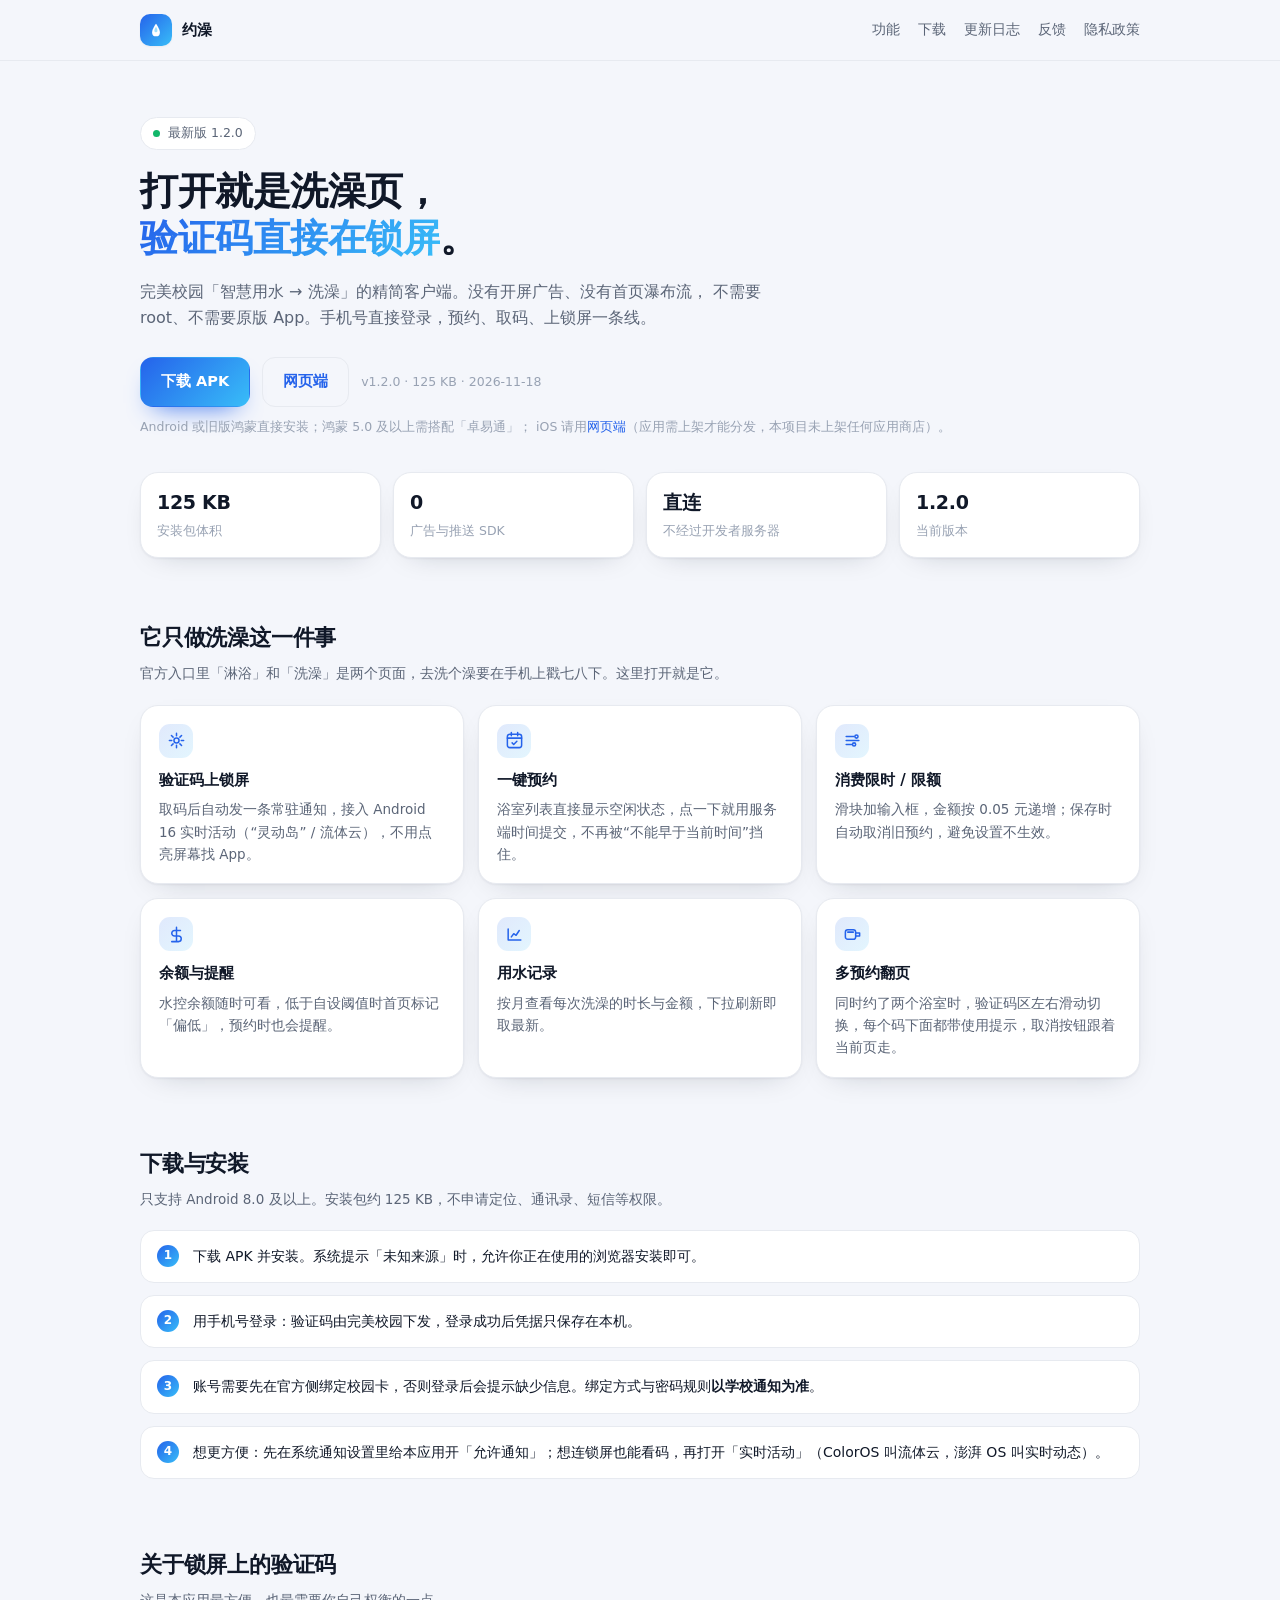
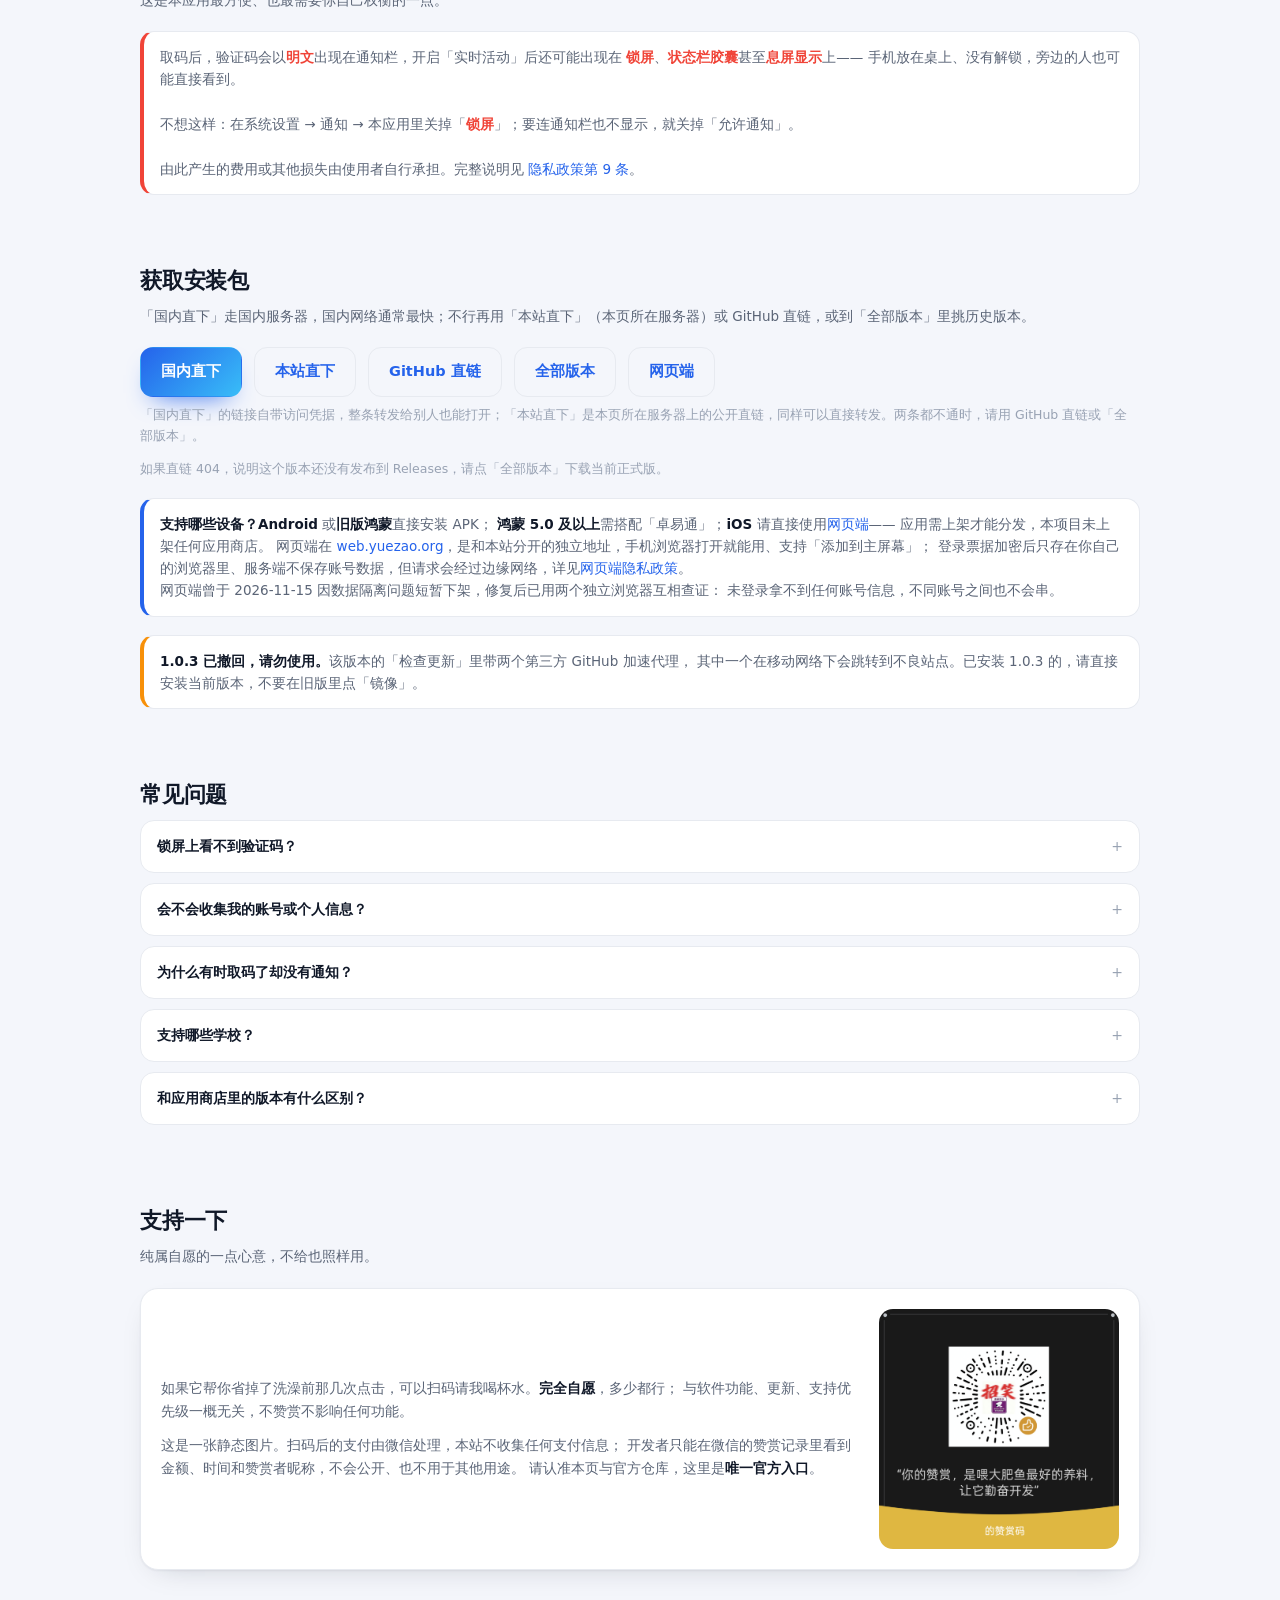
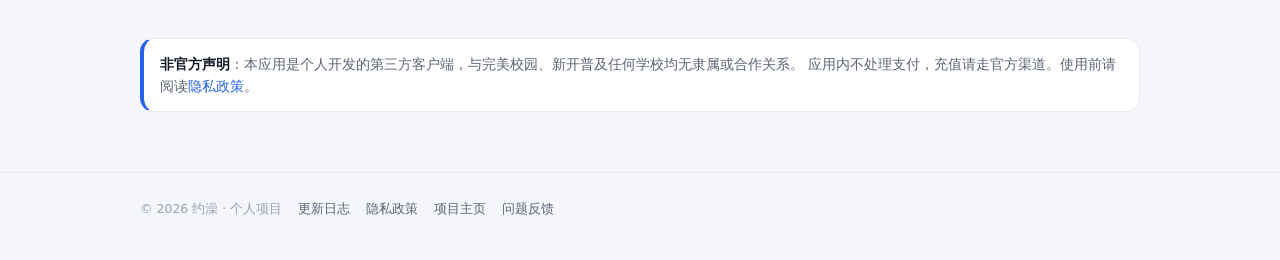
<file: site/index.html>
<!DOCTYPE html>
<html lang="zh-CN">
<head>
<meta charset="utf-8">
<meta name="viewport" content="width=device-width,initial-scale=1">
<title>约澡 · 完美校园洗澡的精简客户端</title>
<meta name="description" content="只做一件事：打开就是洗澡页。验证码上锁屏、一键预约、消费限时限额，无广告、无推送、不收集账号信息。">
<meta name="theme-color" content="#f4f6fb">
<link rel="stylesheet" href="style.css">
<link rel="icon" href="data:image/svg+xml,%3Csvg xmlns='http://www.w3.org/2000/svg' viewBox='0 0 108 108'%3E%3Crect width='108' height='108' rx='26' fill='%232563eb'/%3E%3Cpath d='M54,20 C54,20 33,48 33,67 A21,21 0 0,0 75,67 C75,48 54,20 54,20 Z' fill='%23fff'/%3E%3C/svg%3E">
</head>
<body>

<header class="site">
  <div class="wrap">
    <a class="brand" href="index.html">
      <span class="logo">
        <svg viewBox="0 0 108 108" width="20" height="20" aria-hidden="true">
          <path fill="#fff" d="M54,20 C54,20 33,48 33,67 A21,21 0 0,0 75,67 C75,48 54,20 54,20 Z"/>
          <path fill="#4FC3F7" fill-opacity=".55" d="M45,58 C45,50 50,42 54,36 C58,42 62,50 62,58 A8.5,8.5 0 0,1 45,58 Z"/>
        </svg>
      </span>
      约澡
    </a>
    <nav class="site">
      <a href="#features">功能</a>
      <a href="#download">下载</a>
      <a href="changelog.html">更新日志</a>
      <a href="feedback.html">反馈</a>
      <a href="privacy.html">隐私政策</a>
    </nav>
  </div>
</header>

<main class="wrap">

  <section class="hero">
    <span class="tag"><i class="dot"></i><span id="heroVersion">最新版</span></span>
    <h1>打开就是洗澡页，<br><em>验证码直接在锁屏</em>。</h1>
    <p class="lede">
      完美校园「智慧用水 → 洗澡」的精简客户端。没有开屏广告、没有首页瀑布流，
      不需要 root、不需要原版 App。手机号直接登录，预约、取码、上锁屏一条线。
    </p>
    <div class="cta">
      <a class="btn primary" id="dlCn" href="#download" download>下载 APK</a>
      <a class="btn ghost" href="https://web.yuezao.org">网页端</a>
      <span class="meta" id="dlMeta"></span>
    </div>
    <p class="meta" style="margin-top:10px">
      Android 或旧版鸿蒙直接安装；鸿蒙 5.0 及以上需搭配「卓易通」；
      iOS 请用<a href="https://web.yuezao.org">网页端</a>（应用需上架才能分发，本项目未上架任何应用商店）。
    </p>

    <div class="stats">
      <div class="stat"><b id="statSize">—</b><span>安装包体积</span></div>
      <div class="stat"><b>0</b><span>广告与推送 SDK</span></div>
      <div class="stat"><b>直连</b><span>不经过开发者服务器</span></div>
      <div class="stat"><b id="statVersion">—</b><span>当前版本</span></div>
    </div>
  </section>

  <section class="block" id="features">
    <h2>它只做洗澡这一件事</h2>
    <p class="sub">官方入口里「淋浴」和「洗澡」是两个页面，去洗个澡要在手机上戳七八下。这里打开就是它。</p>
    <div class="grid">
      <div class="card">
        <div class="ico"><svg viewBox="0 0 24 24" fill="none" stroke="currentColor" stroke-width="1.9" stroke-linecap="round" stroke-linejoin="round"><path d="M12 3v3M12 21v-3M3 12h3M21 12h-3M5.6 5.6l2.1 2.1M16.3 16.3l2.1 2.1M18.4 5.6l-2.1 2.1M7.7 16.3l-2.1 2.1"/><circle cx="12" cy="12" r="3.2"/></svg></div>
        <h3>验证码上锁屏</h3>
        <p>取码后自动发一条常驻通知，接入 Android 16 实时活动（“灵动岛” / 流体云），不用点亮屏幕找 App。</p>
      </div>
      <div class="card">
        <div class="ico"><svg viewBox="0 0 24 24" fill="none" stroke="currentColor" stroke-width="1.9" stroke-linecap="round" stroke-linejoin="round"><path d="M8 2v4M16 2v4M3 9h18"/><rect x="3" y="4" width="18" height="17" rx="3"/><path d="M9 15l2 2 4-4"/></svg></div>
        <h3>一键预约</h3>
        <p>浴室列表直接显示空闲状态，点一下就用服务端时间提交，不再被“不能早于当前时间”挡住。</p>
      </div>
      <div class="card">
        <div class="ico"><svg viewBox="0 0 24 24" fill="none" stroke="currentColor" stroke-width="1.9" stroke-linecap="round" stroke-linejoin="round"><path d="M4 7h10M4 12h16M4 17h7"/><circle cx="17" cy="7" r="2"/><circle cx="14" cy="17" r="2"/></svg></div>
        <h3>消费限时 / 限额</h3>
        <p>滑块加输入框，金额按 0.05 元递增；保存时自动取消旧预约，避免设置不生效。</p>
      </div>
      <div class="card">
        <div class="ico"><svg viewBox="0 0 24 24" fill="none" stroke="currentColor" stroke-width="1.9" stroke-linecap="round" stroke-linejoin="round"><path d="M12 3v18M17 7H9.5a3.5 3.5 0 0 0 0 7h5a3.5 3.5 0 0 1 0 7H6"/></svg></div>
        <h3>余额与提醒</h3>
        <p>水控余额随时可看，低于自设阈值时首页标记「偏低」，预约时也会提醒。</p>
      </div>
      <div class="card">
        <div class="ico"><svg viewBox="0 0 24 24" fill="none" stroke="currentColor" stroke-width="1.9" stroke-linecap="round" stroke-linejoin="round"><path d="M4 19V5M4 19h16"/><path d="M8 15l3-4 3 2 4-6"/></svg></div>
        <h3>用水记录</h3>
        <p>按月查看每次洗澡的时长与金额，下拉刷新即取最新。</p>
      </div>
      <div class="card">
        <div class="ico"><svg viewBox="0 0 24 24" fill="none" stroke="currentColor" stroke-width="1.9" stroke-linecap="round" stroke-linejoin="round"><rect x="3" y="6" width="13" height="12" rx="3"/><path d="M16 10h5v4h-5"/><path d="M6 9h7"/></svg></div>
        <h3>多预约翻页</h3>
        <p>同时约了两个浴室时，验证码区左右滑动切换，每个码下面都带使用提示，取消按钮跟着当前页走。</p>
      </div>
    </div>
  </section>

  <section class="block">
    <h2>下载与安装</h2>
    <p class="sub">只支持 Android 8.0 及以上。安装包约 <span id="sizeInline">100 KB</span>，不申请定位、通讯录、短信等权限。</p>
    <ol class="steps">
      <li>下载 APK 并安装。系统提示「未知来源」时，允许你正在使用的浏览器安装即可。</li>
      <li>用手机号登录：验证码由完美校园下发，登录成功后凭据只保存在本机。</li>
      <li>账号需要先在官方侧绑定校园卡，否则登录后会提示缺少信息。绑定方式与密码规则<strong>以学校通知为准</strong>。</li>
      <li>想更方便：先在系统通知设置里给本应用开「允许通知」；想连锁屏也能看码，再打开「实时活动」（ColorOS 叫流体云，澎湃 OS 叫实时动态）。</li>
    </ol>
  </section>

  <section class="block">
    <h2>关于锁屏上的验证码</h2>
    <p class="sub">这是本应用最方便、也最需要你自己权衡的一点。</p>
    <div class="note danger">
      取码后，验证码会以<span class="red">明文</span>出现在通知栏，开启「实时活动」后还可能出现在
      <span class="red">锁屏</span>、<span class="red">状态栏胶囊</span>甚至<span class="red">息屏显示</span>上——
      手机放在桌上、没有解锁，旁边的人也可能直接看到。
      <br><br>
      不想这样：在系统设置 → 通知 → 本应用里关掉「<span class="red">锁屏</span>」；要连通知栏也不显示，就关掉「允许通知」。
      <br><br>
      由此产生的费用或其他损失由使用者自行承担。完整说明见
      <a href="privacy-android.html#s9">隐私政策第 9 条</a>。
    </div>
  </section>

  <section class="block" id="download">
    <h2>获取安装包</h2>
    <p class="sub">「国内直下」走国内服务器，国内网络通常最快；不行再用「本站直下」（本页所在服务器）或 GitHub 直链，或到「全部版本」里挑历史版本。</p>
    <div class="cta" style="margin-top:8px">
      <a class="btn primary" id="dlCn2" href="#" download>国内直下</a>
      <a class="btn ghost" id="dlSite" href="#" download>本站直下</a>
      <a class="btn ghost" id="dlPrimary2" href="#" target="_blank" rel="noopener">GitHub 直链</a>
      <a class="btn ghost" id="dlAll" href="#" target="_blank" rel="noopener">全部版本</a>
      <a class="btn ghost" href="https://web.yuezao.org">网页端</a>
    </div>
    <p class="meta" style="margin-top:8px">「国内直下」的链接自带访问凭据，整条转发给别人也能打开；「本站直下」是本页所在服务器上的公开直链，同样可以直接转发。两条都不通时，请用 GitHub 直链或「全部版本」。</p>
    <p class="meta" id="dlNote" style="margin-top:12px"></p>

    <div class="note" style="margin-top:18px">
      <strong>支持哪些设备？</strong><strong>Android</strong> 或<strong>旧版鸿蒙</strong>直接安装 APK；
      <strong>鸿蒙 5.0 及以上</strong>需搭配「卓易通」；<strong>iOS</strong> 请直接使用<a href="https://web.yuezao.org">网页端</a>——
      应用需上架才能分发，本项目未上架任何应用商店。
      网页端在 <a href="https://web.yuezao.org">web.yuezao.org</a>，是和本站分开的独立地址，手机浏览器打开就能用、支持「添加到主屏幕」；
      登录票据加密后只存在你自己的浏览器里、服务端不保存账号数据，但请求会经过边缘网络，详见<a href="privacy-web.html">网页端隐私政策</a>。<br>
      网页端曾于 2026-11-15 因数据隔离问题短暂下架，修复后已用两个独立浏览器互相查证：
      未登录拿不到任何账号信息，不同账号之间也不会串。
    </div>

    <div class="note warn" style="margin-top:18px">
      <strong>1.0.3 已撤回，请勿使用。</strong>该版本的「检查更新」里带两个第三方 GitHub 加速代理，
      其中一个在移动网络下会跳转到不良站点。已安装 1.0.3 的，请直接安装当前版本，不要在旧版里点「镜像」。
    </div>
  </section>

  <section class="block">
    <h2>常见问题</h2>
    <details>
      <summary>锁屏上看不到验证码？</summary>
      <p>先确认系统里给本应用开了「允许通知」；再确认本应用通知页里的「实时活动」开关（ColorOS 叫「流体云显示实时活动」）已打开。
         部分系统还需要单独打开该应用的「锁屏」开关。应用内「设置 → 验证码显示」会显示当前状态，并给出对应提示。</p>
    </details>
    <details>
      <summary>会不会收集我的账号或个人信息？</summary>
      <p>不会上传到开发者服务器。登录凭据（token）与用户信息只存在本机；请求直接发往完美校园的水控接口。
         应用内没有统计 SDK、没有广告、没有崩溃上报。<br>
         唯一会写进云端的是你<strong>主动提交</strong>的<a href="feedback.html">问题反馈</a>——反馈内容、可选的联系方式、
         版本号与浏览器标识，只有开发者能查看，客户端读不到任何一条。<a href="privacy-android.html#s16">隐私政策第 16 节</a>有完整说明。</p>
    </details>
    <details>
      <summary>为什么有时取码了却没有通知？</summary>
      <p>常见的三种原因：通知权限被关掉；系统把通知归到「静默」；或者通知被系统的省电策略拦截。
         可以在「设置 → 验证码显示」查看当前状态，按提示去系统设置调整。</p>
    </details>
    <details>
      <summary>支持哪些学校？</summary>
      <p>凡是使用完美校园「智慧用水」的学校理论上都可用，但各校的水控服务与卡务规则不同，
         实际表现可能不一样。遇到问题直接在<a href="feedback.html">反馈页</a>留言即可，不需要 GitHub 账号。</p>
    </details>
    <details>
      <summary>和应用商店里的版本有什么区别？</summary>
      <p>本项目只通过 GitHub Releases 分发，不上架应用商店。安装包为个人开发者签名，升级时直接覆盖安装即可，
         不会丢登录态与设置。</p>
    </details>
  </section>

  <section class="block" id="support">
    <h2>支持一下</h2>
    <p class="sub">纯属自愿的一点心意，不给也照样用。</p>
    <div class="reward">
      <div class="reward-text">
        <p>如果它帮你省掉了洗澡前那几次点击，可以扫码请我喝杯水。<strong>完全自愿</strong>，多少都行；
           与软件功能、更新、支持优先级一概无关，不赞赏不影响任何功能。</p>
        <p class="meta">这是一张静态图片。扫码后的支付由微信处理，本站不收集任何支付信息；
           开发者只能在微信的赞赏记录里看到金额、时间和赞赏者昵称，不会公开、也不用于其他用途。
           请认准本页与官方仓库，这里是<strong>唯一官方入口</strong>。</p>
      </div>
      <img class="reward-qr" src="wechat-reward.png" alt="微信赞赏码" width="1080" height="1080" loading="lazy">
    </div>
  </section>

  <section class="block">
    <div class="note">
      <strong>非官方声明</strong>：本应用是个人开发的第三方客户端，与完美校园、新开普及任何学校均无隶属或合作关系。
      应用内不处理支付，充值请走官方渠道。使用前请阅读<a href="privacy.html">隐私政策</a>。
    </div>
  </section>

</main>

<footer class="site">
  <div class="wrap row">
    <span>© 2026 约澡 · 个人项目</span>
    <a href="changelog.html">更新日志</a>
    <a href="privacy.html">隐私政策</a>
    <a id="footRepo" href="#" target="_blank" rel="noopener">项目主页</a>
    <a href="feedback.html">问题反馈</a>
  </div>
</footer>

<script src="site-config.js"></script>
<script>
(function () {
  var S = window.SITE || {};
  var L = S.latest || {};
  var repo = S.repo || '';
  var base = 'https://github.com/' + repo;
  var tag = L.tag || ('v' + L.version);
  var apk = L.apkName || ('zhishui-' + L.version + '.apk');
  var dl = base + '/releases/download/' + tag + '/' + apk;
  var kb = L.sizeBytes ? Math.round(L.sizeBytes / 1024) + ' KB' : '';

  function set(id, text) { var el = document.getElementById(id); if (el) el.textContent = text; }
  function href(id, url) { var el = document.getElementById(id); if (el) el.href = url; }

  set('heroVersion', '最新版 ' + (L.version || ''));
  set('statVersion', L.version || '—');
  if (kb) { set('statSize', kb); set('sizeInline', kb); }
  set('dlMeta', (L.version ? 'v' + L.version + ' · ' : '') + kb + (L.date ? ' · ' + L.date : ''));
  set('dlNote', '如果直链 404，说明这个版本还没有发布到 Releases，请点「全部版本」下载当前正式版。');

  /* 国内直下：国内服务器（WorkBuddy 托管）上的安装包，链接自带分享码，
     整条转发给别人也能打开；没配 cnBase 时退回 GitHub 直链。 */
  var cn = S.cnBase ? (S.cnBase + '/' + apk + (S.cnQuery || '')) : dl;
  /* 本站直下：相对路径，与页面同一域名（yuezao.org），公开直链 */
  var local = L.localPath ? L.localPath : apk;
  ['dlCn', 'dlCn2'].forEach(function (id) { href(id, cn); });
  href('dlSite', local);
  href('dlPrimary2', dl);
  href('dlAll', base + '/releases');
  href('footRepo', base);
  href('footIssue', S.contact || (base + '/issues'));
})();
</script>
</body>
</html>
</file>
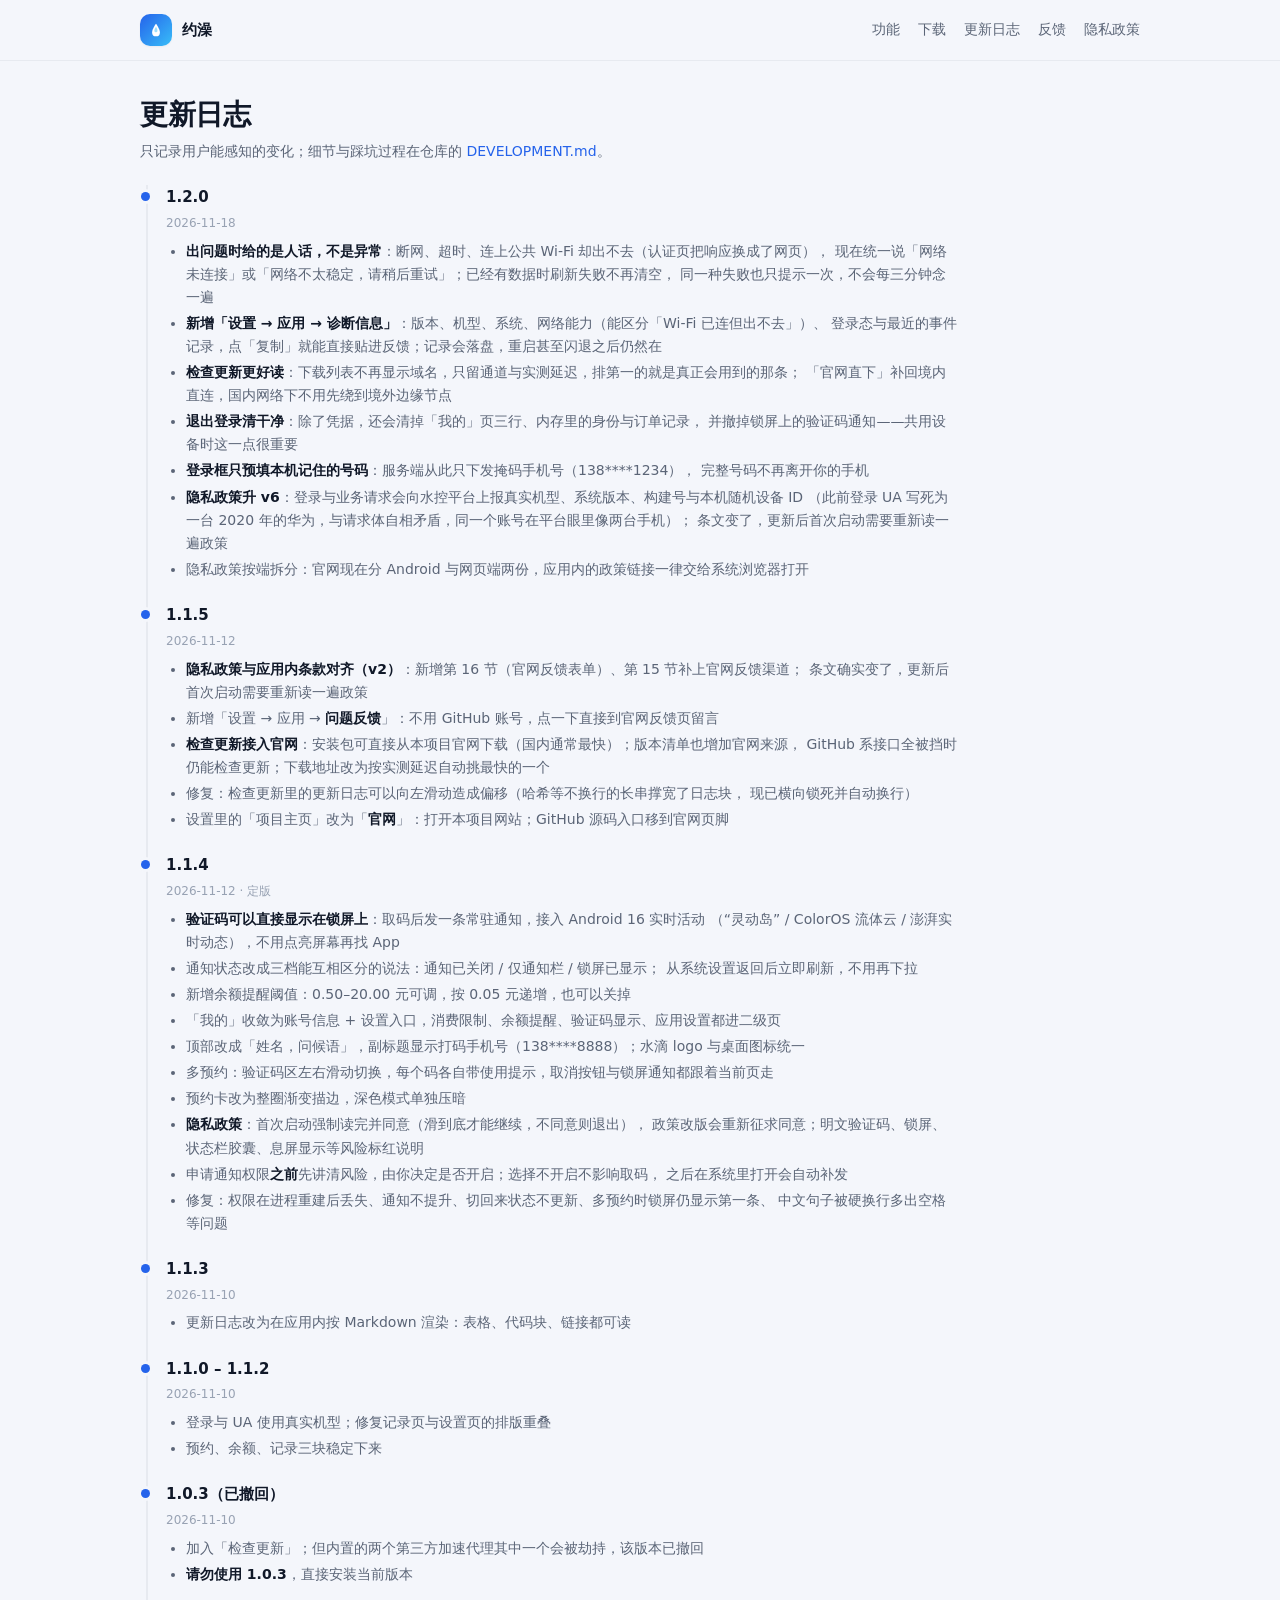
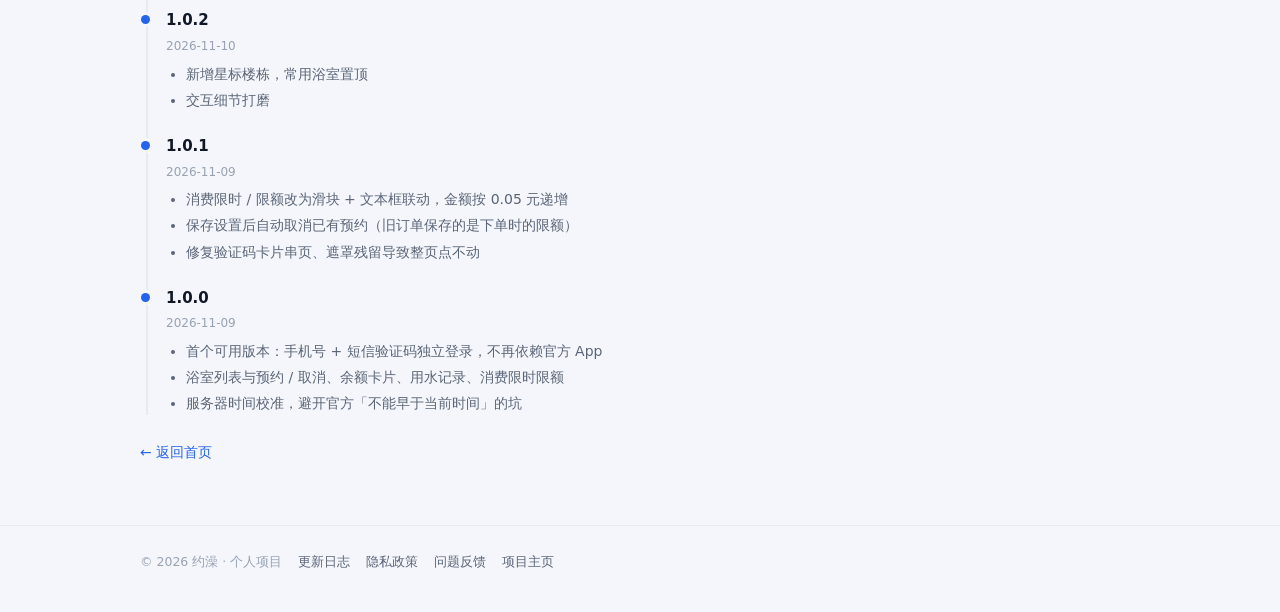
<file: site/changelog.html>
<!DOCTYPE html>
<html lang="zh-CN">
<head>
<meta charset="utf-8">
<meta name="viewport" content="width=device-width,initial-scale=1">
<title>更新日志 · 约澡</title>
<meta name="description" content="约澡各版本的更新记录，从首个可用版本到当前版本。">
<link rel="stylesheet" href="style.css">
<link rel="icon" href="data:image/svg+xml,%3Csvg xmlns='http://www.w3.org/2000/svg' viewBox='0 0 108 108'%3E%3Crect width='108' height='108' rx='26' fill='%232563eb'/%3E%3Cpath d='M54,20 C54,20 33,48 33,67 A21,21 0 0,0 75,67 C75,48 54,20 54,20 Z' fill='%23fff'/%3E%3C/svg%3E">
</head>
<body>

<header class="site">
  <div class="wrap">
    <a class="brand" href="index.html">
      <span class="logo">
        <svg viewBox="0 0 108 108" width="20" height="20" aria-hidden="true">
          <path fill="#fff" d="M54,20 C54,20 33,48 33,67 A21,21 0 0,0 75,67 C75,48 54,20 54,20 Z"/>
          <path fill="#4FC3F7" fill-opacity=".55" d="M45,58 C45,50 50,42 54,36 C58,42 62,50 62,58 A8.5,8.5 0 0,1 45,58 Z"/>
        </svg>
      </span>
      约澡
    </a>
    <nav class="site">
      <a href="index.html#features">功能</a>
      <a href="index.html#download">下载</a>
      <a href="changelog.html">更新日志</a>
      <a href="feedback.html">反馈</a>
      <a href="privacy.html">隐私政策</a>
    </nav>
  </div>
</header>

<main class="wrap">
<article class="doc">
  <h1>更新日志</h1>
  <p class="pmeta">只记录用户能感知的变化；细节与踩坑过程在仓库的 <a href="https://github.com/ghg6666678/wanmei-bath-android/blob/main/docs/DEVELOPMENT.md" target="_blank" rel="noopener">DEVELOPMENT.md</a>。</p>

  <div class="log">

    <div class="item">
      <h3>1.2.0</h3>
      <div class="when">2026-11-18</div>
      <ul>
        <li><strong>出问题时给的是人话，不是异常</strong>：断网、超时、连上公共 Wi-Fi 却出不去（认证页把响应换成了网页），
            现在统一说「网络未连接」或「网络不太稳定，请稍后重试」；已经有数据时刷新失败不再清空，
            同一种失败也只提示一次，不会每三分钟念一遍</li>
        <li><strong>新增「设置 → 应用 → 诊断信息」</strong>：版本、机型、系统、网络能力（能区分「Wi-Fi 已连但出不去」）、
            登录态与最近的事件记录，点「复制」就能直接贴进反馈；记录会落盘，重启甚至闪退之后仍然在</li>
        <li><strong>检查更新更好读</strong>：下载列表不再显示域名，只留通道与实测延迟，排第一的就是真正会用到的那条；
            「官网直下」补回境内直连，国内网络下不用先绕到境外边缘节点</li>
        <li><strong>退出登录清干净</strong>：除了凭据，还会清掉「我的」页三行、内存里的身份与订单记录，
            并撤掉锁屏上的验证码通知——共用设备时这一点很重要</li>
        <li><strong>登录框只预填本机记住的号码</strong>：服务端从此只下发掩码手机号（138****1234），
            完整号码不再离开你的手机</li>
        <li><strong>隐私政策升 v6</strong>：登录与业务请求会向水控平台上报真实机型、系统版本、构建号与本机随机设备 ID
            （此前登录 UA 写死为一台 2020 年的华为，与请求体自相矛盾，同一个账号在平台眼里像两台手机）；
            条文变了，更新后首次启动需要重新读一遍政策</li>
        <li>隐私政策按端拆分：官网现在分 Android 与网页端两份，应用内的政策链接一律交给系统浏览器打开</li>
      </ul>
    </div>

    <div class="item">
      <h3>1.1.5</h3>
      <div class="when">2026-11-12</div>
      <ul>
        <li><strong>隐私政策与应用内条款对齐（v2）</strong>：新增第 16 节（官网反馈表单）、第 15 节补上官网反馈渠道；
            条文确实变了，更新后首次启动需要重新读一遍政策</li>
        <li>新增「设置 → 应用 → <strong>问题反馈</strong>」：不用 GitHub 账号，点一下直接到官网反馈页留言</li>
        <li><strong>检查更新接入官网</strong>：安装包可直接从本项目官网下载（国内通常最快）；版本清单也增加官网来源，
            GitHub 系接口全被挡时仍能检查更新；下载地址改为按实测延迟自动挑最快的一个</li>
        <li>修复：检查更新里的更新日志可以向左滑动造成偏移（哈希等不换行的长串撑宽了日志块，
            现已横向锁死并自动换行）</li>
        <li>设置里的「项目主页」改为「<strong>官网</strong>」：打开本项目网站；GitHub 源码入口移到官网页脚</li>
      </ul>
    </div>

    <div class="item">
      <h3>1.1.4</h3>
      <div class="when">2026-11-12 · 定版</div>
      <ul>
        <li><strong>验证码可以直接显示在锁屏上</strong>：取码后发一条常驻通知，接入 Android 16 实时活动
            （“灵动岛” / ColorOS 流体云 / 澎湃实时动态），不用点亮屏幕再找 App</li>
        <li>通知状态改成三档能互相区分的说法：通知已关闭 / 仅通知栏 / 锁屏已显示；
            从系统设置返回后立即刷新，不用再下拉</li>
        <li>新增余额提醒阈值：0.50–20.00 元可调，按 0.05 元递增，也可以关掉</li>
        <li>「我的」收敛为账号信息 + 设置入口，消费限制、余额提醒、验证码显示、应用设置都进二级页</li>
        <li>顶部改成「姓名，问候语」，副标题显示打码手机号（138****8888）；水滴 logo 与桌面图标统一</li>
        <li>多预约：验证码区左右滑动切换，每个码各自带使用提示，取消按钮与锁屏通知都跟着当前页走</li>
        <li>预约卡改为整圈渐变描边，深色模式单独压暗</li>
        <li><strong>隐私政策</strong>：首次启动强制读完并同意（滑到底才能继续，不同意则退出），
            政策改版会重新征求同意；明文验证码、锁屏、状态栏胶囊、息屏显示等风险标红说明</li>
        <li>申请通知权限<strong>之前</strong>先讲清风险，由你决定是否开启；选择不开启不影响取码，
            之后在系统里打开会自动补发</li>
        <li>修复：权限在进程重建后丢失、通知不提升、切回来状态不更新、多预约时锁屏仍显示第一条、
            中文句子被硬换行多出空格等问题</li>
      </ul>
    </div>

    <div class="item">
      <h3>1.1.3</h3>
      <div class="when">2026-11-10</div>
      <ul>
        <li>更新日志改为在应用内按 Markdown 渲染：表格、代码块、链接都可读</li>
      </ul>
    </div>

    <div class="item">
      <h3>1.1.0 – 1.1.2</h3>
      <div class="when">2026-11-10</div>
      <ul>
        <li>登录与 UA 使用真实机型；修复记录页与设置页的排版重叠</li>
        <li>预约、余额、记录三块稳定下来</li>
      </ul>
    </div>

    <div class="item">
      <h3>1.0.3（已撤回）</h3>
      <div class="when">2026-11-10</div>
      <ul>
        <li>加入「检查更新」；但内置的两个第三方加速代理其中一个会被劫持，该版本已撤回</li>
        <li><strong>请勿使用 1.0.3</strong>，直接安装当前版本</li>
      </ul>
    </div>

    <div class="item">
      <h3>1.0.2</h3>
      <div class="when">2026-11-10</div>
      <ul>
        <li>新增星标楼栋，常用浴室置顶</li>
        <li>交互细节打磨</li>
      </ul>
    </div>

    <div class="item">
      <h3>1.0.1</h3>
      <div class="when">2026-11-09</div>
      <ul>
        <li>消费限时 / 限额改为滑块 + 文本框联动，金额按 0.05 元递增</li>
        <li>保存设置后自动取消已有预约（旧订单保存的是下单时的限额）</li>
        <li>修复验证码卡片串页、遮罩残留导致整页点不动</li>
      </ul>
    </div>

    <div class="item">
      <h3>1.0.0</h3>
      <div class="when">2026-11-09</div>
      <ul>
        <li>首个可用版本：手机号 + 短信验证码独立登录，不再依赖官方 App</li>
        <li>浴室列表与预约 / 取消、余额卡片、用水记录、消费限时限额</li>
        <li>服务器时间校准，避开官方「不能早于当前时间」的坑</li>
      </ul>
    </div>

  </div>

  <p style="margin-top:26px"><a href="index.html">← 返回首页</a></p>
</article>
</main>

<footer class="site">
  <div class="wrap row">
    <span>© 2026 约澡 · 个人项目</span>
    <a href="changelog.html">更新日志</a>
    <a href="privacy.html">隐私政策</a>
    <a href="feedback.html">问题反馈</a>
    <a href="https://github.com/ghg6666678/wanmei-bath-android" target="_blank" rel="noopener">项目主页</a>
  </div>
</footer>

</body>
</html>
</file>
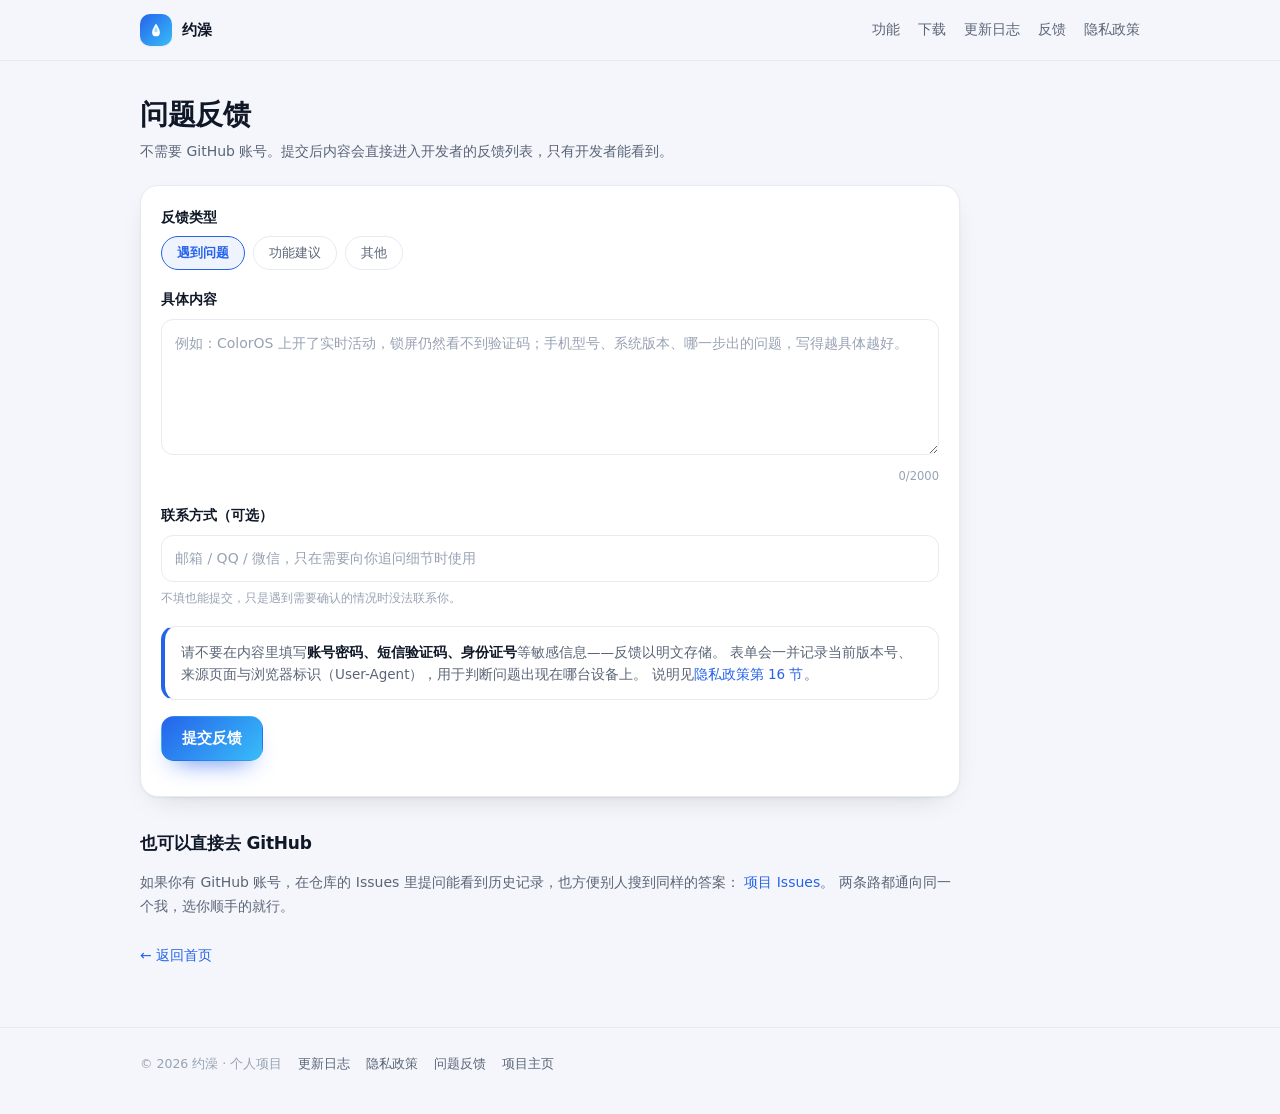
<file: site/feedback.html>
<!DOCTYPE html>
<html lang="zh-CN">
<head>
<meta charset="utf-8">
<meta name="viewport" content="width=device-width,initial-scale=1">
<title>问题反馈 · 约澡</title>
<meta name="description" content="提交使用中遇到的问题或建议。不需要 GitHub 账号，填写内容会直接存到开发者的反馈列表。">
<link rel="stylesheet" href="style.css">
<link rel="icon" href="data:image/svg+xml,%3Csvg xmlns='http://www.w3.org/2000/svg' viewBox='0 0 108 108'%3E%3Crect width='108' height='108' rx='26' fill='%232563eb'/%3E%3Cpath d='M54,20 C54,20 33,48 33,67 A21,21 0 0,0 75,67 C75,48 54,20 54,20 Z' fill='%23fff'/%3E%3C/svg%3E">
</head>
<body>

<header class="site">
  <div class="wrap">
    <a class="brand" href="index.html">
      <span class="logo">
        <svg viewBox="0 0 108 108" width="20" height="20" aria-hidden="true">
          <path fill="#fff" d="M54,20 C54,20 33,48 33,67 A21,21 0 0,0 75,67 C75,48 54,20 54,20 Z"/>
          <path fill="#4FC3F7" fill-opacity=".55" d="M45,58 C45,50 50,42 54,36 C58,42 62,50 62,58 A8.5,8.5 0 0,1 45,58 Z"/>
        </svg>
      </span>
      约澡
    </a>
    <nav class="site">
      <a href="index.html#features">功能</a>
      <a href="index.html#download">下载</a>
      <a href="changelog.html">更新日志</a>
      <a href="feedback.html">反馈</a>
      <a href="privacy.html">隐私政策</a>
    </nav>
  </div>
</header>

<main class="wrap">
<article class="doc">

  <h1>问题反馈</h1>
  <p class="pmeta">不需要 GitHub 账号。提交后内容会直接进入开发者的反馈列表，只有开发者能看到。</p>

  <div id="formWrap">
    <section class="card" style="padding:20px">
      <form id="fbForm" novalidate>

        <div class="field">
          <label>反馈类型</label>
          <div class="chips" id="kindChips">
            <button type="button" class="chip on" data-kind="issue">遇到问题</button>
            <button type="button" class="chip" data-kind="suggest">功能建议</button>
            <button type="button" class="chip" data-kind="other">其他</button>
          </div>
        </div>

        <div class="field">
          <label for="content">具体内容</label>
          <textarea id="content" maxlength="2000" placeholder="例如：ColorOS 上开了实时活动，锁屏仍然看不到验证码；手机型号、系统版本、哪一步出的问题，写得越具体越好。"></textarea>
          <div class="count"><span id="cnt">0</span>/2000</div>
        </div>

        <div class="field">
          <label for="contact">联系方式（可选）</label>
          <input type="text" id="contact" maxlength="120" placeholder="邮箱 / QQ / 微信，只在需要向你追问细节时使用">
          <div class="help">不填也能提交，只是遇到需要确认的情况时没法联系你。</div>
        </div>

        <div class="note" style="margin:4px 0 16px">
          请不要在内容里填写<strong>账号密码、短信验证码、身份证号</strong>等敏感信息——反馈以明文存储。
          表单会一并记录当前版本号、来源页面与浏览器标识（User-Agent），用于判断问题出现在哪台设备上。
          说明见<a href="privacy-android.html#s16">隐私政策第 16 节</a>。
        </div>

        <div style="display:flex;gap:9px;align-items:center;flex-wrap:wrap">
          <button class="btn primary" type="submit" id="fbSubmit">提交反馈</button>
          <span class="meta" id="fbHint"></span>
        </div>
        <div class="formmsg" id="fbMsg" role="status" aria-live="polite"></div>
      </form>
    </section>
  </div>

  <div id="doneWrap" hidden>
    <section class="card" style="padding:22px">
      <h3 style="margin:0 0 6px;font-size:16px">已经收到，谢谢</h3>
      <p style="margin:0;color:var(--ink2);font-size:14px;line-height:1.75" id="doneText">
        反馈已写入开发者的列表。如果留了联系方式且需要确认细节，会尽量回复你。
      </p>
      <div style="display:flex;gap:9px;margin-top:16px;flex-wrap:wrap">
        <button class="btn ghost" type="button" id="againBtn">再提一条</button>
        <a class="btn ghost" href="index.html">回首页</a>
      </div>
    </section>
  </div>

  <h2>也可以直接去 GitHub</h2>
  <p>如果你有 GitHub 账号，在仓库的 Issues 里提问能看到历史记录，也方便别人搜到同样的答案：
    <a href="https://github.com/ghg6666678/wanmei-bath-android/issues" target="_blank" rel="noopener">项目 Issues</a>。
    两条路都通向同一个我，选你顺手的就行。</p>

  <p style="margin-top:26px"><a href="index.html">← 返回首页</a></p>
</article>
</main>

<footer class="site">
  <div class="wrap row">
    <span>© 2026 约澡 · 个人项目</span>
    <a href="changelog.html">更新日志</a>
    <a href="privacy.html">隐私政策</a>
    <a href="feedback.html">问题反馈</a>
    <a href="https://github.com/ghg6666678/wanmei-bath-android" target="_blank" rel="noopener">项目主页</a>
  </div>
</footer>

<script src="site-config.js"></script>
<script>
/* 提交走同源 /fb，由边缘 Worker 转发到反馈库。
   不再从 CDN 加载云服务 SDK：云服务的 key 绑定发布域名的精确 Origin，
   yuezao.org 直连会被 403（the request origin is not allowed for this client）。
   同源中转还顺带少了一个第三方脚本。 */
(function () {
  var S = window.SITE || {};
  var L = S.latest || {};

  var $ = function (id) { return document.getElementById(id); };
  var kind = 'issue';
  var busy = false;

  function setMsg(text, kindCls) {
    var el = $('fbMsg');
    el.textContent = text || '';
    el.className = 'formmsg' + (kindCls ? ' ' + kindCls : '');
  }

  function count() {
    var v = $('content').value;
    $('cnt').textContent = v.length;
  }

  $('content').addEventListener('input', count);

  $('kindChips').addEventListener('click', function (e) {
    var b = e.target.closest('.chip');
    if (!b) return;
    kind = b.dataset.kind;
    Array.prototype.forEach.call(this.querySelectorAll('.chip'), function (c) {
      c.classList.toggle('on', c === b);
    });
  });

  function resetForm() {
    $('content').value = '';
    $('contact').value = '';
    kind = 'issue';
    Array.prototype.forEach.call($('kindChips').querySelectorAll('.chip'), function (c) {
      c.classList.toggle('on', c.dataset.kind === 'issue');
    });
    count();
    setMsg('');
  }

  $('againBtn').addEventListener('click', function () {
    $('doneWrap').hidden = true;
    $('formWrap').hidden = false;
    resetForm();
    $('content').focus();
  });

  function unlock(submitText) {
    busy = false;
    $('fbSubmit').disabled = false;
    $('fbSubmit').textContent = submitText || '提交反馈';
  }

  /* 服务端错误码 → 人话。文案不暴露内部实现，但要说清楚下一步怎么做。 */
  function explain(code) {
    if (code === 'content_too_short') return '内容再具体一点：至少 10 个字，才够判断问题出在哪。';
    if (code === 'content_too_long') return '内容超过 2000 字，请精简后再提交。';
    if (code === 'too_large') return '提交的内容太大了，请精简后再试。';
    if (code === 'rate_limited') return '提交太频繁了，请过一分钟再发一条。';
    return '';
  }

  $('fbForm').addEventListener('submit', function (e) {
    e.preventDefault();
    if (busy) return;

    var content = $('content').value.trim();
    var contact = $('contact').value.trim();

    if (content.length < 10) {
      setMsg('内容再具体一点：至少 10 个字，才够判断问题出在哪。', 'err');
      $('content').focus();
      return;
    }
    if (content.length > 2000) {
      setMsg('内容超过 2000 字，请精简后再提交。', 'err');
      return;
    }

    busy = true;
    $('fbSubmit').disabled = true;
    $('fbSubmit').textContent = '提交中…';
    setMsg('');

    fetch('/fb', {
      method: 'POST',
      headers: { 'content-type': 'application/json' },
      body: JSON.stringify({
        kind: kind,
        content: content,
        contact: contact,
        app_version: L.version || null
      })
    }).then(function (r) {
      return r.json().catch(function () { return {}; }).then(function (j) {
        return { status: r.status, body: j || {} };
      });
    }).then(function (res) {
      var b = res.body;

      if (res.status === 200 && b.ok) {
        unlock();
        $('formWrap').hidden = true;
        $('doneWrap').hidden = false;
        window.scrollTo({ top: 0, behavior: 'smooth' });
        return;
      }

      var known = explain(b.error);
      if (known) {
        setMsg(known, 'err');
        unlock();
        return;
      }

      if (res.status === 413) {
        setMsg('提交的内容太大了，请精简后再试。', 'err');
      } else if (res.status >= 500) {
        setMsg('反馈服务这会儿没接住（服务端 ' + res.status + '）。可以稍后重试，或改用上面的 GitHub Issues。', 'err');
      } else if (res.status === 400) {
        setMsg('这条没能提交成功：' + (b.message || '请求被拒绝') + '。请检查内容后重试，或改用 GitHub Issues。', 'err');
      } else {
        setMsg('提交失败：' + (b.message || ('HTTP ' + res.status)) + '。可以重试，或改用 GitHub Issues。', 'err');
      }
      unlock();
    }).catch(function (err) {
      /* 网络层失败（离线、跨域被拦、代理掐断）也必须有明确提示 */
      setMsg('网络没能把反馈送出去：' + ((err && err.message) ? err.message : '请求失败') +
             '。请检查网络后重试，或改用 GitHub Issues。', 'err');
      unlock();
    });
  });

  count();
})();
</script>
</body>
</html>
</file>
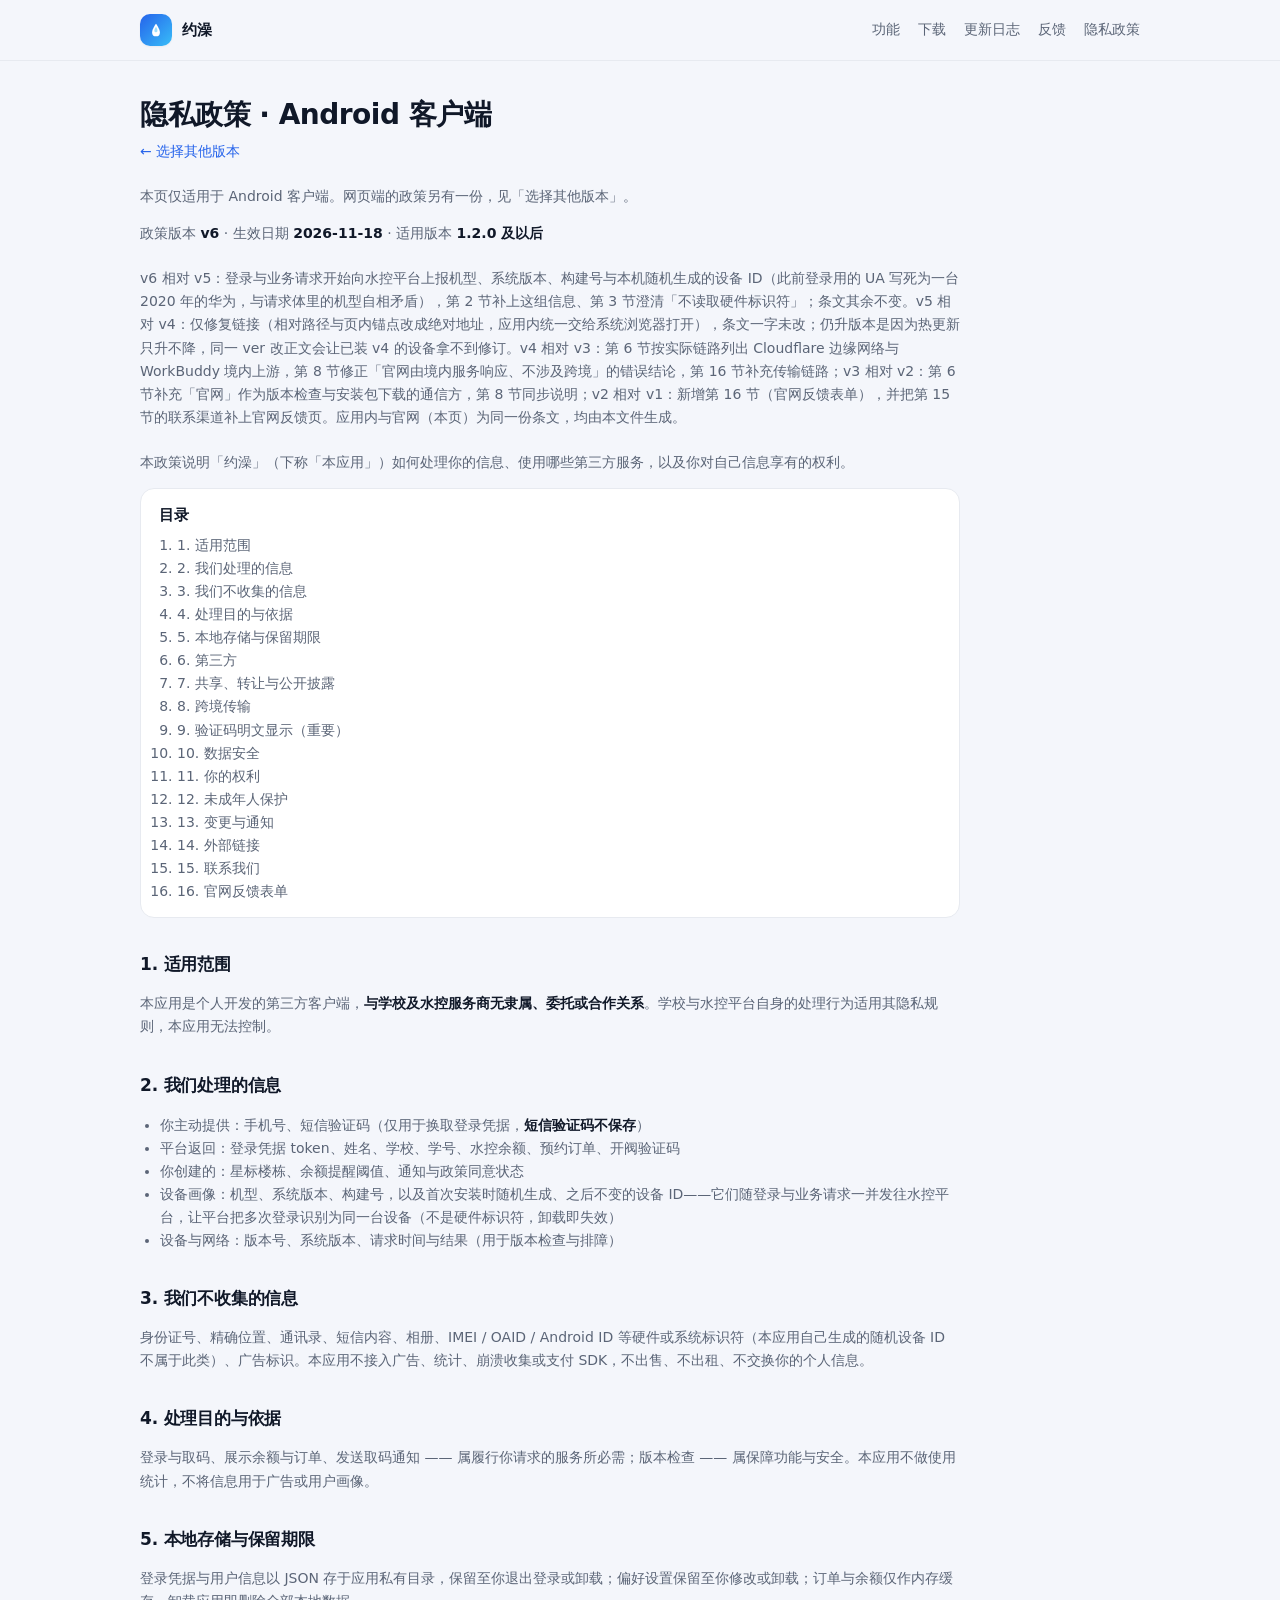
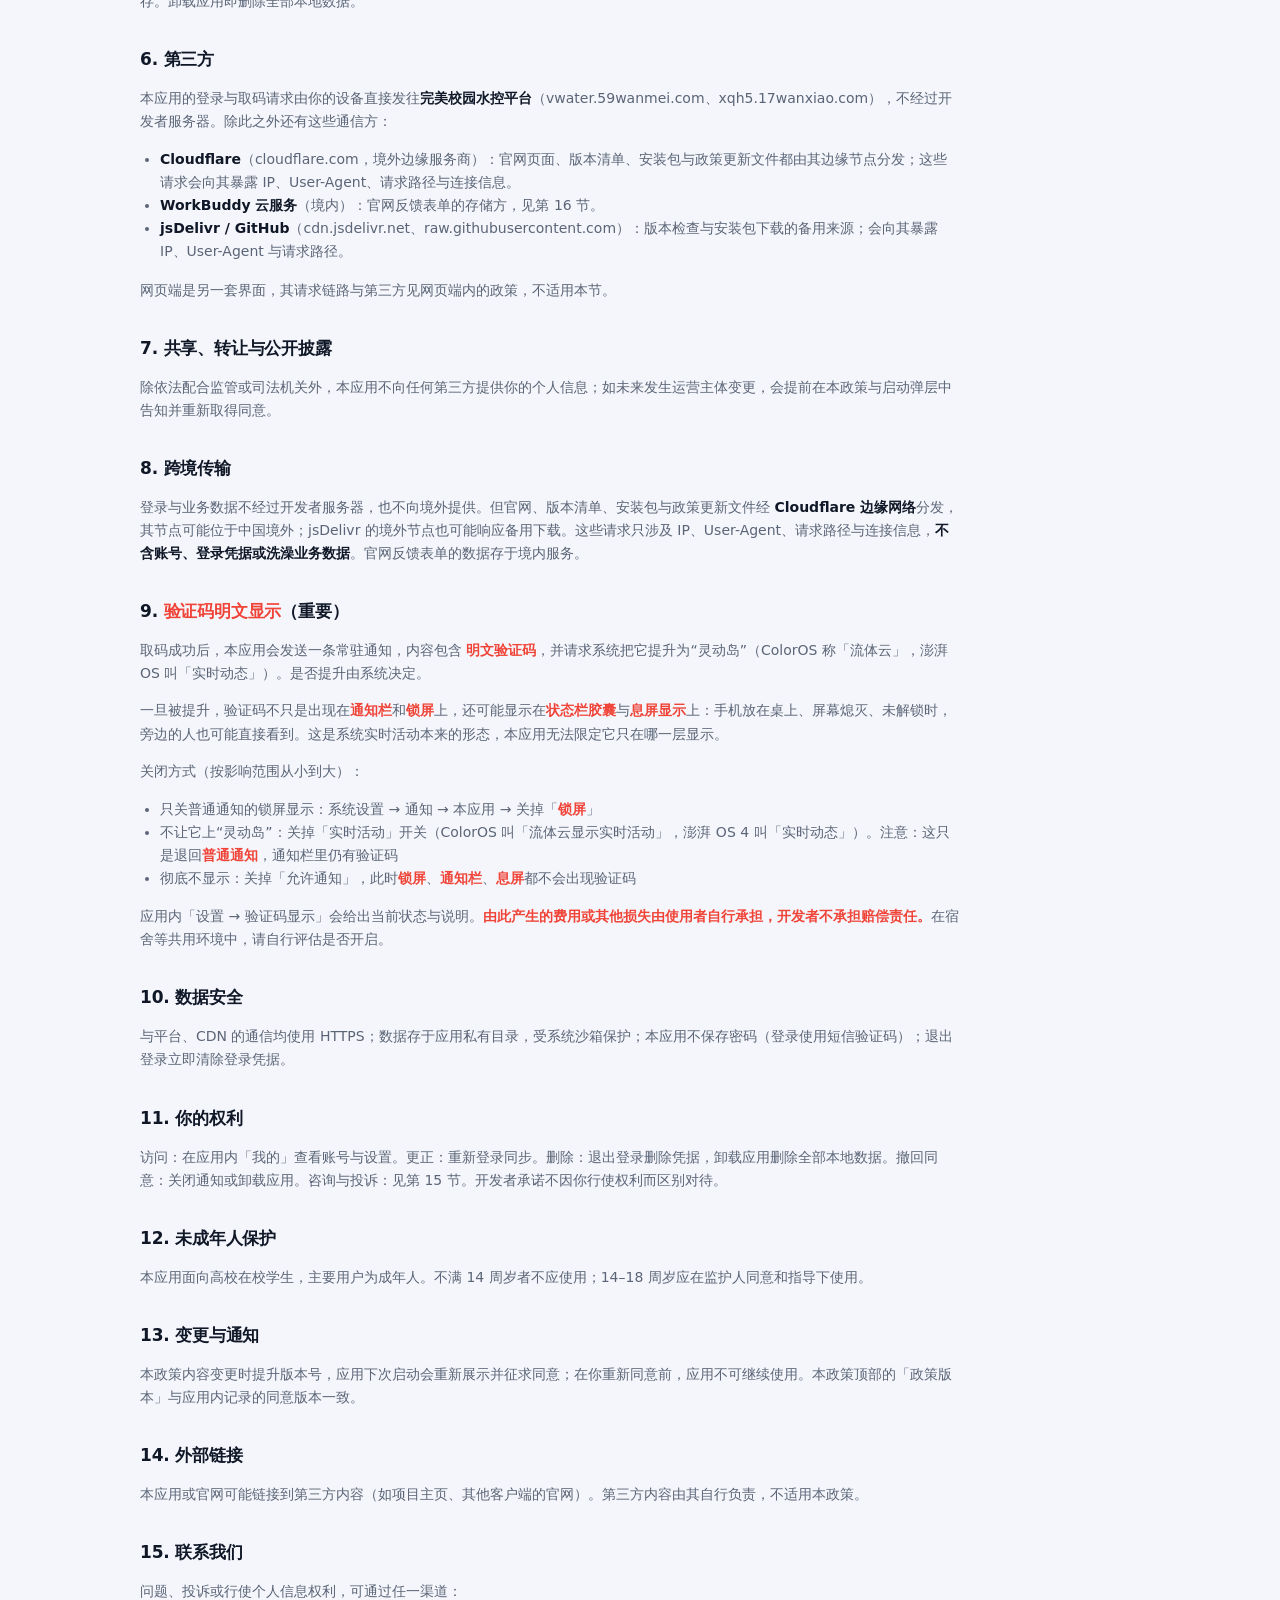
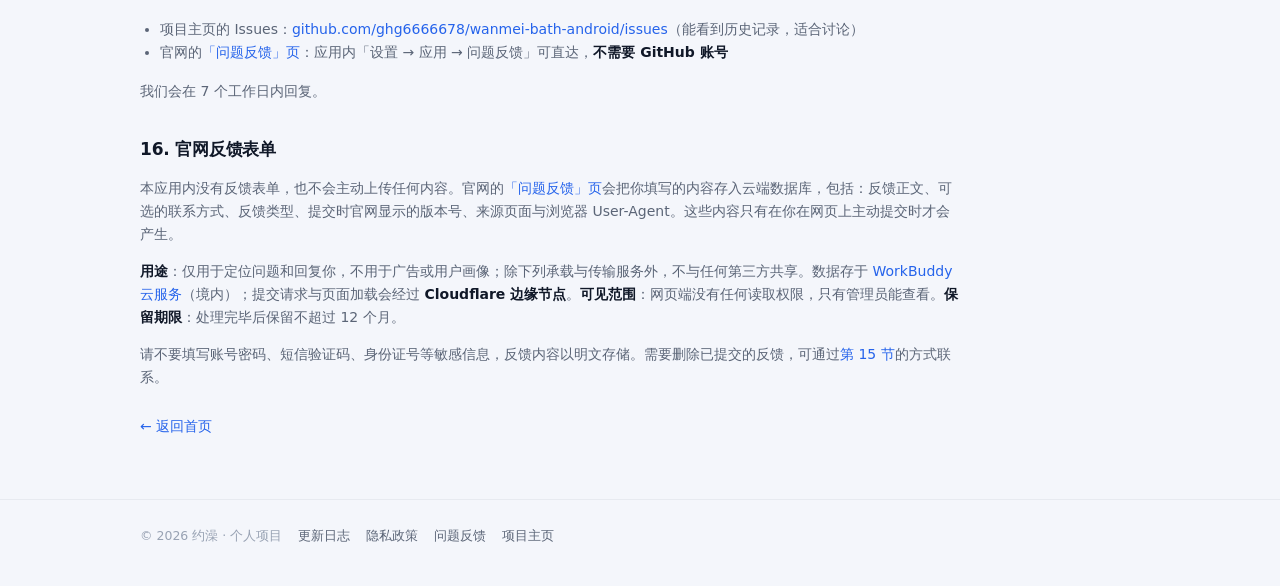
<file: site/privacy-android.html>
<!DOCTYPE html>
<html lang="zh-CN">
<head>
<meta charset="utf-8">
<meta name="viewport" content="width=device-width,initial-scale=1">
<title>隐私政策 · Android 客户端 · 约澡</title>
<meta name="description" content="约澡 Android 客户端隐私政策：处理哪些信息、存在哪里、与哪些第三方交互，以及你对这些信息的权利。">
<link rel="stylesheet" href="style.css">
<link rel="icon" href="data:image/svg+xml,%3Csvg xmlns='http://www.w3.org/2000/svg' viewBox='0 0 108 108'%3E%3Crect width='108' height='108' rx='26' fill='%232563eb'/%3E%3Cpath d='M54,20 C54,20 33,48 33,67 A21,21 0 0,0 75,67 C75,48 54,20 54,20 Z' fill='%23fff'/%3E%3C/svg%3E">
</head>
<body>

<header class="site">
  <div class="wrap">
    <a class="brand" href="index.html">
      <span class="logo">
        <svg viewBox="0 0 108 108" width="20" height="20" aria-hidden="true">
          <path fill="#fff" d="M54,20 C54,20 33,48 33,67 A21,21 0 0,0 75,67 C75,48 54,20 54,20 Z"/>
          <path fill="#4FC3F7" fill-opacity=".55" d="M45,58 C45,50 50,42 54,36 C58,42 62,50 62,58 A8.5,8.5 0 0,1 45,58 Z"/>
        </svg>
      </span>
      约澡
    </a>
    <nav class="site">
      <a href="index.html#features">功能</a>
      <a href="index.html#download">下载</a>
      <a href="changelog.html">更新日志</a>
      <a href="feedback.html">反馈</a>
      <a href="privacy.html">隐私政策</a>
    </nav>
  </div>
</header>

<main class="wrap">
<article class="doc">
  <h1>隐私政策 · Android 客户端</h1>
  <p class="pmeta"><a href="privacy.html">← 选择其他版本</a></p>
  <p>本页仅适用于 Android 客户端。网页端的政策另有一份，见「选择其他版本」。</p>

<!-- POLICY:BEGIN 本区由 tools/gen_policy.py 生成，勿手改 sha256=f17946acf0b0 -->
  <p class="pmeta">政策版本 <strong>v6</strong> · 生效日期 <strong>2026-11-18</strong> · 适用版本 <strong>1.2.0 及以后</strong></p>

  <p class="pmeta">v6 相对 v5：登录与业务请求开始向水控平台上报机型、系统版本、构建号与本机随机生成的设备 ID（此前登录用的 UA 写死为一台 2020 年的华为，与请求体里的机型自相矛盾），第 2 节补上这组信息、第 3 节澄清「不读取硬件标识符」；条文其余不变。v5 相对 v4：仅修复链接（相对路径与页内锚点改成绝对地址，应用内统一交给系统浏览器打开），条文一字未改；仍升版本是因为热更新只升不降，同一 ver 改正文会让已装 v4 的设备拿不到修订。v4 相对 v3：第 6 节按实际链路列出 Cloudflare 边缘网络与 WorkBuddy 境内上游，第 8 节修正「官网由境内服务响应、不涉及跨境」的错误结论，第 16 节补充传输链路；v3 相对 v2：第 6 节补充「官网」作为版本检查与安装包下载的通信方，第 8 节同步说明；v2 相对 v1：新增第 16 节（官网反馈表单），并把第 15 节的联系渠道补上官网反馈页。应用内与官网（本页）为同一份条文，均由本文件生成。</p>

  <p>本政策说明「约澡」（下称「本应用」）如何处理你的信息、使用哪些第三方服务，以及你对自己信息享有的权利。</p>

  <div class="toc">
  <strong>目录</strong>
  <ol>
    <li><a href="#s1">1. 适用范围</a></li>
    <li><a href="#s2">2. 我们处理的信息</a></li>
    <li><a href="#s3">3. 我们不收集的信息</a></li>
    <li><a href="#s4">4. 处理目的与依据</a></li>
    <li><a href="#s5">5. 本地存储与保留期限</a></li>
    <li><a href="#s6">6. 第三方</a></li>
    <li><a href="#s7">7. 共享、转让与公开披露</a></li>
    <li><a href="#s8">8. 跨境传输</a></li>
    <li><a href="#s9">9. 验证码明文显示（重要）</a></li>
    <li><a href="#s10">10. 数据安全</a></li>
    <li><a href="#s11">11. 你的权利</a></li>
    <li><a href="#s12">12. 未成年人保护</a></li>
    <li><a href="#s13">13. 变更与通知</a></li>
    <li><a href="#s14">14. 外部链接</a></li>
    <li><a href="#s15">15. 联系我们</a></li>
    <li><a href="#s16">16. 官网反馈表单</a></li>
  </ol>
  </div>

  <h2 id="s1">1. 适用范围</h2>
  <p>本应用是个人开发的第三方客户端，<strong>与学校及水控服务商无隶属、委托或合作关系</strong>。学校与水控平台自身的处理行为适用其隐私规则，本应用无法控制。</p>

  <h2 id="s2">2. 我们处理的信息</h2>
  <ul>
    <li>你主动提供：手机号、短信验证码（仅用于换取登录凭据，<strong>短信验证码不保存</strong>）</li>
    <li>平台返回：登录凭据 token、姓名、学校、学号、水控余额、预约订单、开阀验证码</li>
    <li>你创建的：星标楼栋、余额提醒阈值、通知与政策同意状态</li>
    <li>设备画像：机型、系统版本、构建号，以及首次安装时随机生成、之后不变的设备 ID——它们随登录与业务请求一并发往水控平台，让平台把多次登录识别为同一台设备（不是硬件标识符，卸载即失效）</li>
    <li>设备与网络：版本号、系统版本、请求时间与结果（用于版本检查与排障）</li>
  </ul>

  <h2 id="s3">3. 我们不收集的信息</h2>
  <p>身份证号、精确位置、通讯录、短信内容、相册、IMEI / OAID / Android ID 等硬件或系统标识符（本应用自己生成的随机设备 ID 不属于此类）、广告标识。本应用不接入广告、统计、崩溃收集或支付 SDK，不出售、不出租、不交换你的个人信息。</p>

  <h2 id="s4">4. 处理目的与依据</h2>
  <p>登录与取码、展示余额与订单、发送取码通知 —— 属履行你请求的服务所必需；版本检查 —— 属保障功能与安全。本应用不做使用统计，不将信息用于广告或用户画像。</p>

  <h2 id="s5">5. 本地存储与保留期限</h2>
  <p>登录凭据与用户信息以 JSON 存于应用私有目录，保留至你退出登录或卸载；偏好设置保留至你修改或卸载；订单与余额仅作内存缓存。卸载应用即删除全部本地数据。</p>

  <h2 id="s6">6. 第三方</h2>
  <p>本应用的登录与取码请求由你的设备直接发往<strong>完美校园水控平台</strong>（vwater.59wanmei.com、xqh5.17wanxiao.com），不经过开发者服务器。除此之外还有这些通信方：</p>
  <ul>
    <li><strong>Cloudflare</strong>（cloudflare.com，境外边缘服务商）：官网页面、版本清单、安装包与政策更新文件都由其边缘节点分发；这些请求会向其暴露 IP、User-Agent、请求路径与连接信息。</li>
    <li><strong>WorkBuddy 云服务</strong>（境内）：官网反馈表单的存储方，见第 16 节。</li>
    <li><strong>jsDelivr / GitHub</strong>（cdn.jsdelivr.net、raw.githubusercontent.com）：版本检查与安装包下载的备用来源；会向其暴露 IP、User-Agent 与请求路径。</li>
  </ul>
  <p>网页端是另一套界面，其请求链路与第三方见网页端内的政策，不适用本节。</p>

<h2 id="s7">7. 共享、转让与公开披露</h2>
  <p>除依法配合监管或司法机关外，本应用不向任何第三方提供你的个人信息；如未来发生运营主体变更，会提前在本政策与启动弹层中告知并重新取得同意。</p>

  <h2 id="s8">8. 跨境传输</h2>
  <p>登录与业务数据不经过开发者服务器，也不向境外提供。但官网、版本清单、安装包与政策更新文件经 <strong>Cloudflare 边缘网络</strong>分发，其节点可能位于中国境外；jsDelivr 的境外节点也可能响应备用下载。这些请求只涉及 IP、User-Agent、请求路径与连接信息，<strong>不含账号、登录凭据或洗澡业务数据</strong>。官网反馈表单的数据存于境内服务。</p>

<h2 id="s9">9. <span class="red">验证码明文显示</span>（重要）</h2>
  <p>取码成功后，本应用会发送一条常驻通知，内容包含 <span class="red">明文验证码</span>，并请求系统把它提升为“灵动岛”（ColorOS 称「流体云」，澎湃 OS 叫「实时动态」）。是否提升由系统决定。</p>
  <p>一旦被提升，验证码不只是出现在<span class="red">通知栏</span>和<span class="red">锁屏</span>上，还可能显示在<span class="red">状态栏胶囊</span>与<span class="red">息屏显示</span>上：手机放在桌上、屏幕熄灭、未解锁时，旁边的人也可能直接看到。这是系统实时活动本来的形态，本应用无法限定它只在哪一层显示。</p>
  <p>关闭方式（按影响范围从小到大）：</p>
  <ul>
    <li>只关普通通知的锁屏显示：系统设置 → 通知 → 本应用 → 关掉「<span class="red">锁屏</span>」</li>
    <li>不让它上“灵动岛”：关掉「实时活动」开关（ColorOS 叫「流体云显示实时活动」，澎湃 OS 4 叫「实时动态」）。注意：这只是退回<span class="red">普通通知</span>，通知栏里仍有验证码</li>
    <li>彻底不显示：关掉「允许通知」，此时<span class="red">锁屏</span>、<span class="red">通知栏</span>、<span class="red">息屏</span>都不会出现验证码</li>
  </ul>
  <p>应用内「设置 → 验证码显示」会给出当前状态与说明。<span class="red">由此产生的费用或其他损失由使用者自行承担，开发者不承担赔偿责任。</span>在宿舍等共用环境中，请自行评估是否开启。</p>

  <h2 id="s10">10. 数据安全</h2>
  <p>与平台、CDN 的通信均使用 HTTPS；数据存于应用私有目录，受系统沙箱保护；本应用不保存密码（登录使用短信验证码）；退出登录立即清除登录凭据。</p>

  <h2 id="s11">11. 你的权利</h2>
  <p>访问：在应用内「我的」查看账号与设置。更正：重新登录同步。删除：退出登录删除凭据，卸载应用删除全部本地数据。撤回同意：关闭通知或卸载应用。咨询与投诉：见第 15 节。开发者承诺不因你行使权利而区别对待。</p>

  <h2 id="s12">12. 未成年人保护</h2>
  <p>本应用面向高校在校学生，主要用户为成年人。不满 14 周岁者不应使用；14–18 周岁应在监护人同意和指导下使用。</p>

  <h2 id="s13">13. 变更与通知</h2>
  <p>本政策内容变更时提升版本号，应用下次启动会重新展示并征求同意；在你重新同意前，应用不可继续使用。本政策顶部的「政策版本」与应用内记录的同意版本一致。</p>

  <h2 id="s14">14. 外部链接</h2>
  <p>本应用或官网可能链接到第三方内容（如项目主页、其他客户端的官网）。第三方内容由其自行负责，不适用本政策。</p>

  <h2 id="s15">15. 联系我们</h2>
  <p>问题、投诉或行使个人信息权利，可通过任一渠道：</p>
  <ul>
    <li>项目主页的 Issues：<a href="https://github.com/ghg6666678/wanmei-bath-android/issues" target="_blank" rel="noopener">github.com/ghg6666678/wanmei-bath-android/issues</a>（能看到历史记录，适合讨论）</li>
    <li>官网的<a href="https://yuezao.org/feedback.html" target="_blank" rel="noopener">「问题反馈」页</a>：应用内「设置 → 应用 → 问题反馈」可直达，<strong>不需要 GitHub 账号</strong></li>
  </ul>
  <p>我们会在 7 个工作日内回复。</p>

  <h2 id="s16">16. 官网反馈表单</h2>
  <p>本应用内没有反馈表单，也不会主动上传任何内容。官网的<a href="https://yuezao.org/feedback.html" target="_blank" rel="noopener">「问题反馈」页</a>会把你填写的内容存入云端数据库，包括：反馈正文、可选的联系方式、反馈类型、提交时官网显示的版本号、来源页面与浏览器 User-Agent。这些内容只有在你在网页上主动提交时才会产生。</p>
  <p><strong>用途</strong>：仅用于定位问题和回复你，不用于广告或用户画像；除下列承载与传输服务外，不与任何第三方共享。数据存于 <a href="https://www.workbuddy.cn" target="_blank" rel="noopener">WorkBuddy 云服务</a>（境内）；提交请求与页面加载会经过 <strong>Cloudflare 边缘节点</strong>。<strong>可见范围</strong>：网页端没有任何读取权限，只有管理员能查看。<strong>保留期限</strong>：处理完毕后保留不超过 12 个月。</p>
  <p>请不要填写账号密码、短信验证码、身份证号等敏感信息，反馈内容以明文存储。需要删除已提交的反馈，可通过<a href="#s15">第 15 节</a>的方式联系。</p>
  <!-- POLICY:END -->
  <p style="margin-top:26px"><a href="index.html">← 返回首页</a></p>
</article>
</main>

<footer class="site">
  <div class="wrap row">
    <span>© 2026 约澡 · 个人项目</span>
    <a href="changelog.html">更新日志</a>
    <a href="privacy.html">隐私政策</a>
    <a href="feedback.html">问题反馈</a>
    <a href="https://github.com/ghg6666678/wanmei-bath-android" target="_blank" rel="noopener">项目主页</a>
  </div>
</footer>

</body>
</html>
</file>
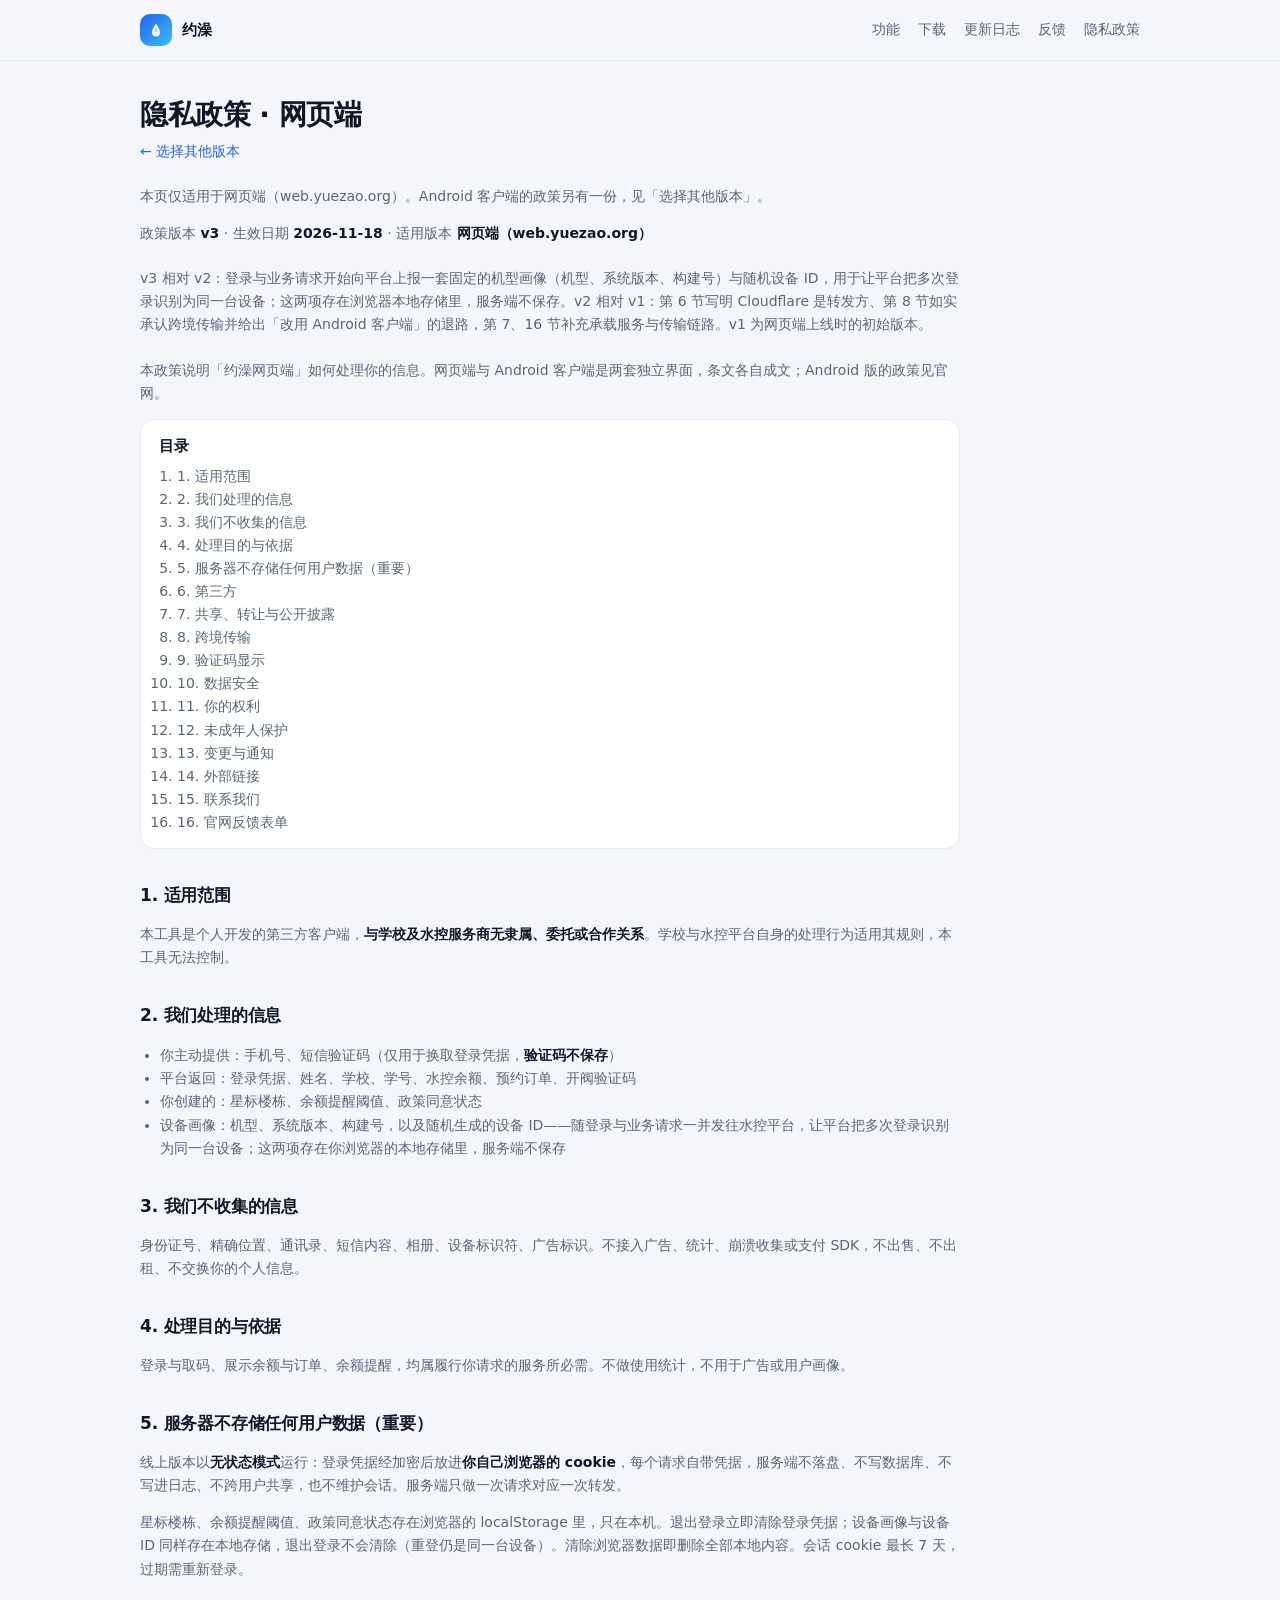
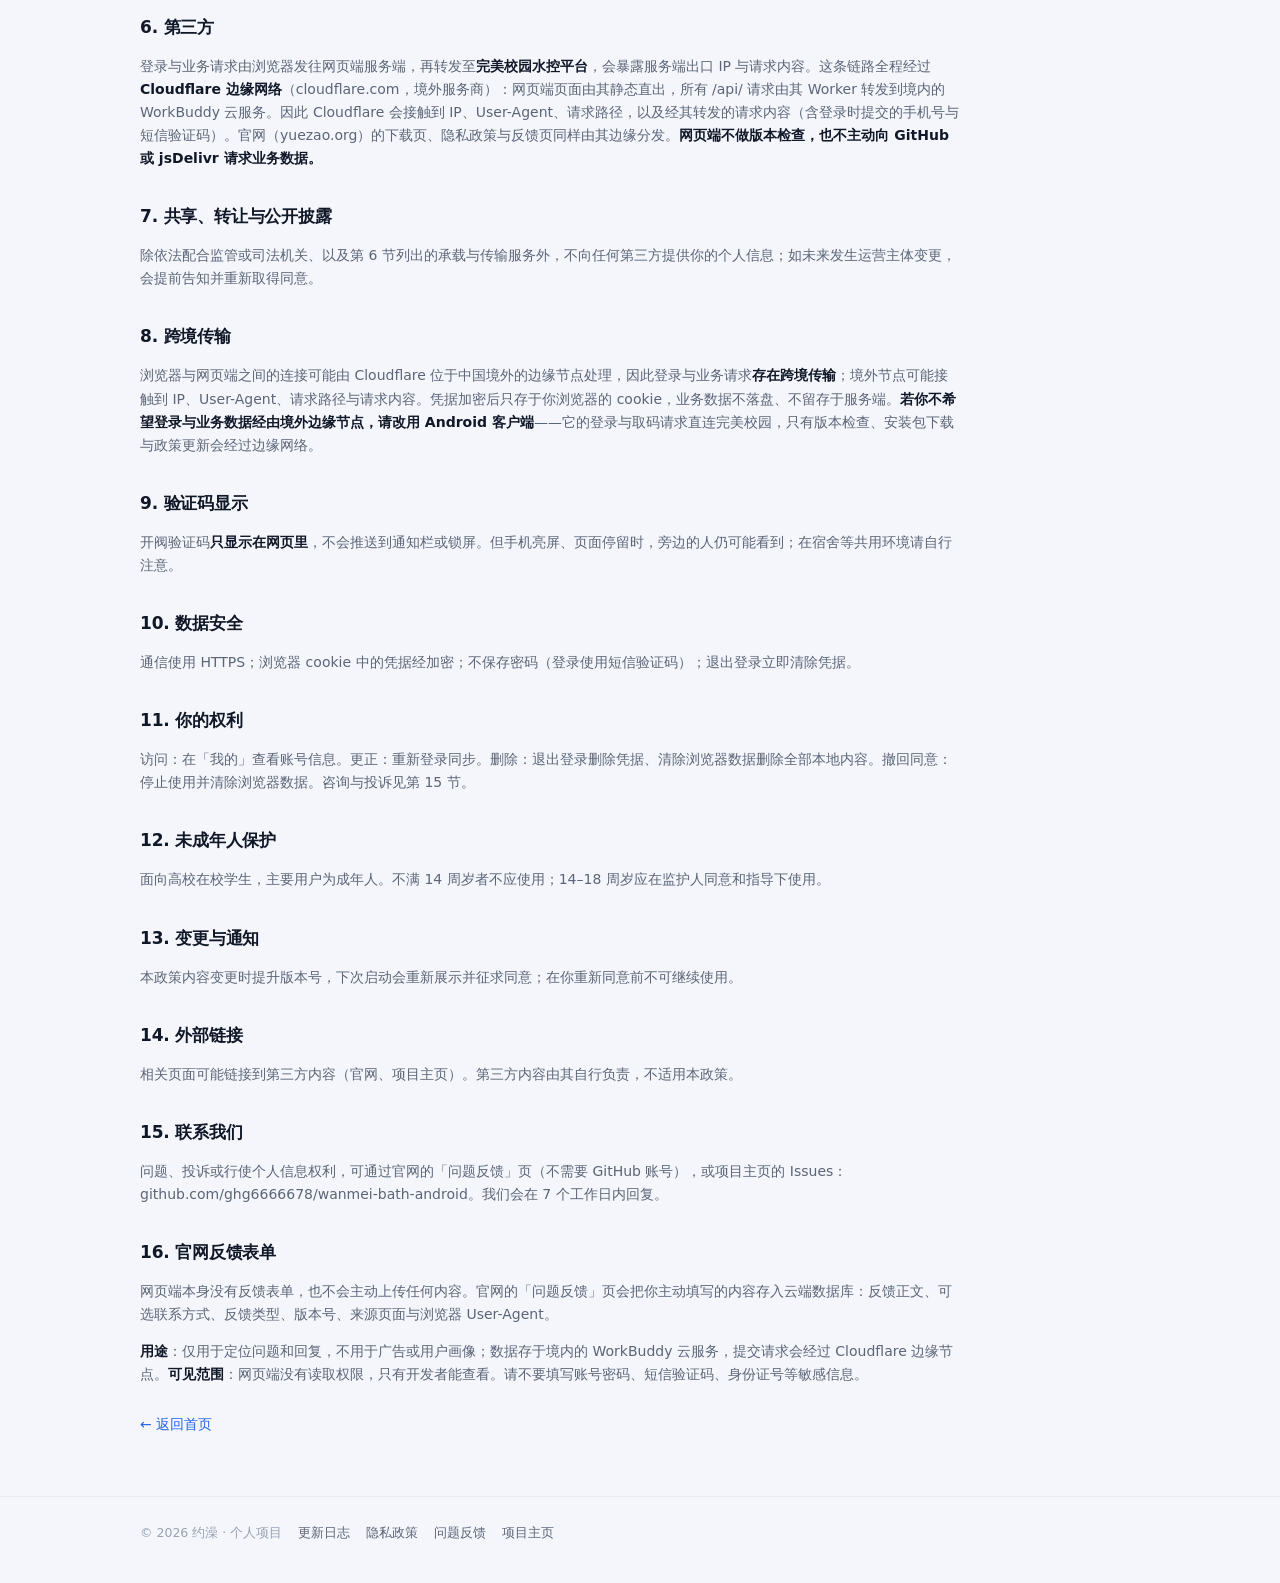
<file: site/privacy-web.html>
<!DOCTYPE html>
<html lang="zh-CN">
<head>
<meta charset="utf-8">
<meta name="viewport" content="width=device-width,initial-scale=1">
<title>隐私政策 · 网页端 · 约澡</title>
<meta name="description" content="约澡网页端隐私政策：处理哪些信息、存在哪里、与哪些第三方交互，以及你对这些信息的权利。">
<link rel="stylesheet" href="style.css">
<link rel="icon" href="data:image/svg+xml,%3Csvg xmlns='http://www.w3.org/2000/svg' viewBox='0 0 108 108'%3E%3Crect width='108' height='108' rx='26' fill='%232563eb'/%3E%3Cpath d='M54,20 C54,20 33,48 33,67 A21,21 0 0,0 75,67 C75,48 54,20 54,20 Z' fill='%23fff'/%3E%3C/svg%3E">
</head>
<body>

<header class="site">
  <div class="wrap">
    <a class="brand" href="index.html">
      <span class="logo">
        <svg viewBox="0 0 108 108" width="20" height="20" aria-hidden="true">
          <path fill="#fff" d="M54,20 C54,20 33,48 33,67 A21,21 0 0,0 75,67 C75,48 54,20 54,20 Z"/>
          <path fill="#4FC3F7" fill-opacity=".55" d="M45,58 C45,50 50,42 54,36 C58,42 62,50 62,58 A8.5,8.5 0 0,1 45,58 Z"/>
        </svg>
      </span>
      约澡
    </a>
    <nav class="site">
      <a href="index.html#features">功能</a>
      <a href="index.html#download">下载</a>
      <a href="changelog.html">更新日志</a>
      <a href="feedback.html">反馈</a>
      <a href="privacy.html">隐私政策</a>
    </nav>
  </div>
</header>

<main class="wrap">
<article class="doc">
  <h1>隐私政策 · 网页端</h1>
  <p class="pmeta"><a href="privacy.html">← 选择其他版本</a></p>
  <p>本页仅适用于网页端（web.yuezao.org）。Android 客户端的政策另有一份，见「选择其他版本」。</p>

<!-- POLICY:BEGIN 本区由 tools/gen_policy.py 生成，勿手改 sha256=f17946acf0b0 -->
  <p class="pmeta">政策版本 <strong>v3</strong> · 生效日期 <strong>2026-11-18</strong> · 适用版本 <strong>网页端（web.yuezao.org）</strong></p>

  <p class="pmeta">v3 相对 v2：登录与业务请求开始向平台上报一套固定的机型画像（机型、系统版本、构建号）与随机设备 ID，用于让平台把多次登录识别为同一台设备；这两项存在浏览器本地存储里，服务端不保存。v2 相对 v1：第 6 节写明 Cloudflare 是转发方、第 8 节如实承认跨境传输并给出「改用 Android 客户端」的退路，第 7、16 节补充承载服务与传输链路。v1 为网页端上线时的初始版本。</p>

  <p>本政策说明「约澡网页端」如何处理你的信息。网页端与 Android 客户端是两套独立界面，条文各自成文；Android 版的政策见官网。</p>

  <div class="toc">
  <strong>目录</strong>
  <ol>
    <li><a href="#s1">1. 适用范围</a></li>
    <li><a href="#s2">2. 我们处理的信息</a></li>
    <li><a href="#s3">3. 我们不收集的信息</a></li>
    <li><a href="#s4">4. 处理目的与依据</a></li>
    <li><a href="#s5">5. 服务器不存储任何用户数据（重要）</a></li>
    <li><a href="#s6">6. 第三方</a></li>
    <li><a href="#s7">7. 共享、转让与公开披露</a></li>
    <li><a href="#s8">8. 跨境传输</a></li>
    <li><a href="#s9">9. 验证码显示</a></li>
    <li><a href="#s10">10. 数据安全</a></li>
    <li><a href="#s11">11. 你的权利</a></li>
    <li><a href="#s12">12. 未成年人保护</a></li>
    <li><a href="#s13">13. 变更与通知</a></li>
    <li><a href="#s14">14. 外部链接</a></li>
    <li><a href="#s15">15. 联系我们</a></li>
    <li><a href="#s16">16. 官网反馈表单</a></li>
  </ol>
  </div>

  <h2 id="s1">1. 适用范围</h2>
  <p>本工具是个人开发的第三方客户端，<strong>与学校及水控服务商无隶属、委托或合作关系</strong>。学校与水控平台自身的处理行为适用其规则，本工具无法控制。</p>

  <h2 id="s2">2. 我们处理的信息</h2>
  <ul>
  <li>你主动提供：手机号、短信验证码（仅用于换取登录凭据，<strong>验证码不保存</strong>）</li>
  <li>平台返回：登录凭据、姓名、学校、学号、水控余额、预约订单、开阀验证码</li>
  <li>你创建的：星标楼栋、余额提醒阈值、政策同意状态</li>
  <li>设备画像：机型、系统版本、构建号，以及随机生成的设备 ID——随登录与业务请求一并发往水控平台，让平台把多次登录识别为同一台设备；这两项存在你浏览器的本地存储里，服务端不保存</li>
  </ul>

  <h2 id="s3">3. 我们不收集的信息</h2>
  <p>身份证号、精确位置、通讯录、短信内容、相册、设备标识符、广告标识。不接入广告、统计、崩溃收集或支付 SDK，不出售、不出租、不交换你的个人信息。</p>

  <h2 id="s4">4. 处理目的与依据</h2>
  <p>登录与取码、展示余额与订单、余额提醒，均属履行你请求的服务所必需。不做使用统计，不用于广告或用户画像。</p>

  <h2 id="s5">5. 服务器不存储任何用户数据（重要）</h2>
  <p>线上版本以<strong>无状态模式</strong>运行：登录凭据经加密后放进<strong>你自己浏览器的 cookie</strong>，每个请求自带凭据，服务端不落盘、不写数据库、不写进日志、不跨用户共享，也不维护会话。服务端只做一次请求对应一次转发。</p>
  <p>星标楼栋、余额提醒阈值、政策同意状态存在浏览器的 localStorage 里，只在本机。退出登录立即清除登录凭据；设备画像与设备 ID 同样存在本地存储，退出登录不会清除（重登仍是同一台设备）。清除浏览器数据即删除全部本地内容。会话 cookie 最长 7 天，过期需重新登录。</p>

  <h2 id="s6">6. 第三方</h2>
  <p>登录与业务请求由浏览器发往网页端服务端，再转发至<strong>完美校园水控平台</strong>，会暴露服务端出口 IP 与请求内容。这条链路全程经过 <strong>Cloudflare 边缘网络</strong>（cloudflare.com，境外服务商）：网页端页面由其静态直出，所有 /api/ 请求由其 Worker 转发到境内的 WorkBuddy 云服务。因此 Cloudflare 会接触到 IP、User-Agent、请求路径，以及经其转发的请求内容（含登录时提交的手机号与短信验证码）。官网（yuezao.org）的下载页、隐私政策与反馈页同样由其边缘分发。<strong>网页端不做版本检查，也不主动向 GitHub 或 jsDelivr 请求业务数据。</strong></p>

  <h2 id="s7">7. 共享、转让与公开披露</h2>
  <p>除依法配合监管或司法机关、以及第 6 节列出的承载与传输服务外，不向任何第三方提供你的个人信息；如未来发生运营主体变更，会提前告知并重新取得同意。</p>

  <h2 id="s8">8. 跨境传输</h2>
  <p>浏览器与网页端之间的连接可能由 Cloudflare 位于中国境外的边缘节点处理，因此登录与业务请求<strong>存在跨境传输</strong>；境外节点可能接触到 IP、User-Agent、请求路径与请求内容。凭据加密后只存于你浏览器的 cookie，业务数据不落盘、不留存于服务端。<strong>若你不希望登录与业务数据经由境外边缘节点，请改用 Android 客户端</strong>——它的登录与取码请求直连完美校园，只有版本检查、安装包下载与政策更新会经过边缘网络。</p>

  <h2 id="s9">9. 验证码显示</h2>
  <p>开阀验证码<strong>只显示在网页里</strong>，不会推送到通知栏或锁屏。但手机亮屏、页面停留时，旁边的人仍可能看到；在宿舍等共用环境请自行注意。</p>

  <h2 id="s10">10. 数据安全</h2>
  <p>通信使用 HTTPS；浏览器 cookie 中的凭据经加密；不保存密码（登录使用短信验证码）；退出登录立即清除凭据。</p>

  <h2 id="s11">11. 你的权利</h2>
  <p>访问：在「我的」查看账号信息。更正：重新登录同步。删除：退出登录删除凭据、清除浏览器数据删除全部本地内容。撤回同意：停止使用并清除浏览器数据。咨询与投诉见第 15 节。</p>

  <h2 id="s12">12. 未成年人保护</h2>
  <p>面向高校在校学生，主要用户为成年人。不满 14 周岁者不应使用；14–18 周岁应在监护人同意和指导下使用。</p>

  <h2 id="s13">13. 变更与通知</h2>
  <p>本政策内容变更时提升版本号，下次启动会重新展示并征求同意；在你重新同意前不可继续使用。</p>

  <h2 id="s14">14. 外部链接</h2>
  <p>相关页面可能链接到第三方内容（官网、项目主页）。第三方内容由其自行负责，不适用本政策。</p>

  <h2 id="s15">15. 联系我们</h2>
  <p>问题、投诉或行使个人信息权利，可通过官网的「问题反馈」页（不需要 GitHub 账号），或项目主页的 Issues：github.com/ghg6666678/wanmei-bath-android。我们会在 7 个工作日内回复。</p>

  <h2 id="s16">16. 官网反馈表单</h2>
  <p>网页端本身没有反馈表单，也不会主动上传任何内容。官网的「问题反馈」页会把你主动填写的内容存入云端数据库：反馈正文、可选联系方式、反馈类型、版本号、来源页面与浏览器 User-Agent。</p>
  <p><strong>用途</strong>：仅用于定位问题和回复，不用于广告或用户画像；数据存于境内的 WorkBuddy 云服务，提交请求会经过 Cloudflare 边缘节点。<strong>可见范围</strong>：网页端没有读取权限，只有开发者能查看。请不要填写账号密码、短信验证码、身份证号等敏感信息。</p>
  <!-- POLICY:END -->
  <p style="margin-top:26px"><a href="index.html">← 返回首页</a></p>
</article>
</main>

<footer class="site">
  <div class="wrap row">
    <span>© 2026 约澡 · 个人项目</span>
    <a href="changelog.html">更新日志</a>
    <a href="privacy.html">隐私政策</a>
    <a href="feedback.html">问题反馈</a>
    <a href="https://github.com/ghg6666678/wanmei-bath-android" target="_blank" rel="noopener">项目主页</a>
  </div>
</footer>

</body>
</html>
</file>
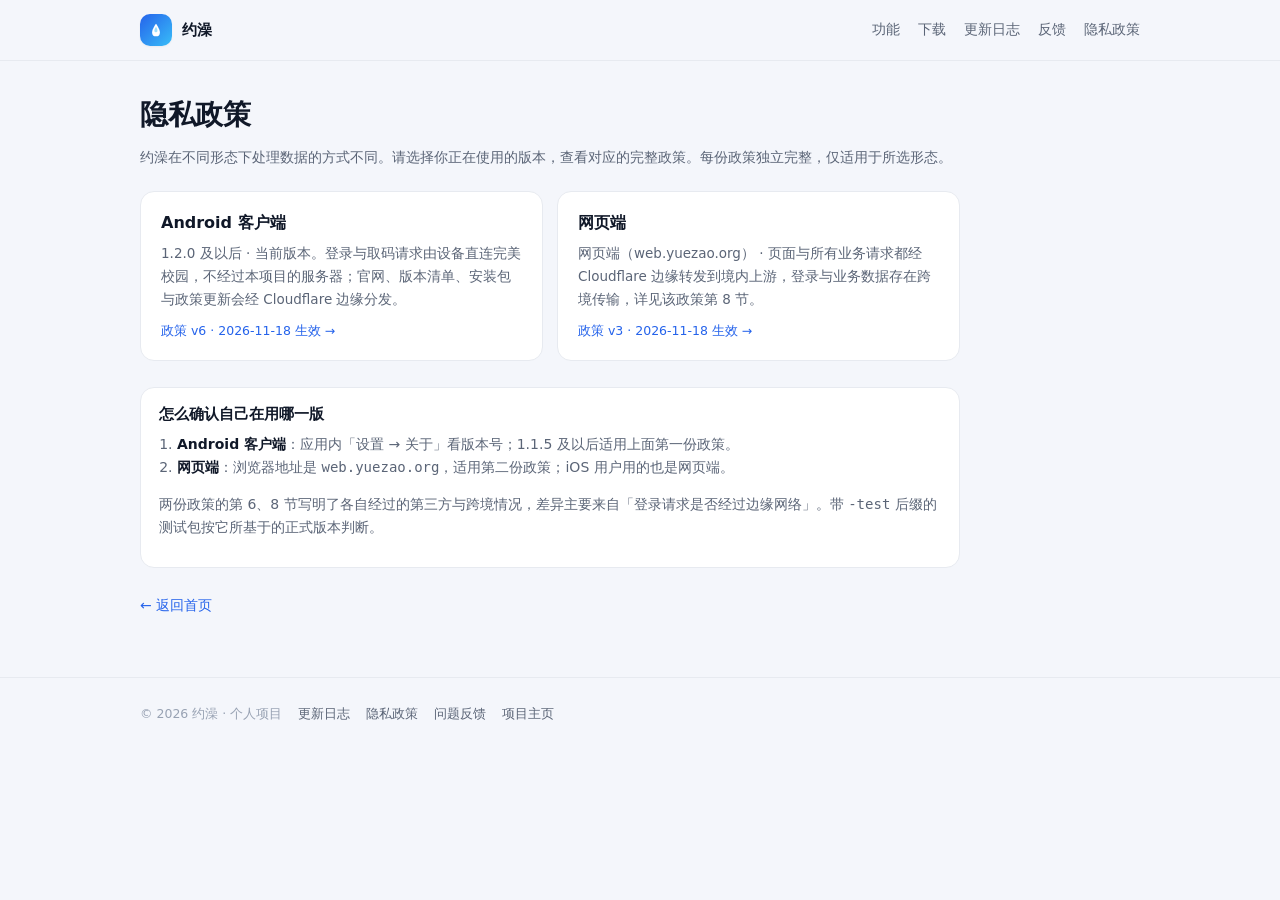
<file: site/privacy.html>
<!DOCTYPE html>
<html lang="zh-CN">
<head>
<meta charset="utf-8">
<meta name="viewport" content="width=device-width,initial-scale=1">
<title>隐私政策 · Android 客户端 · 约澡</title>
<meta name="description" content="约澡 Android 客户端隐私政策：处理哪些信息、存在哪里、与哪些第三方交互，以及你对这些信息的权利。">
<link rel="stylesheet" href="style.css">
<link rel="icon" href="data:image/svg+xml,%3Csvg xmlns='http://www.w3.org/2000/svg' viewBox='0 0 108 108'%3E%3Crect width='108' height='108' rx='26' fill='%232563eb'/%3E%3Cpath d='M54,20 C54,20 33,48 33,67 A21,21 0 0,0 75,67 C75,48 54,20 54,20 Z' fill='%23fff'/%3E%3C/svg%3E">
</head>
<body>

<header class="site">
  <div class="wrap">
    <a class="brand" href="index.html">
      <span class="logo">
        <svg viewBox="0 0 108 108" width="20" height="20" aria-hidden="true">
          <path fill="#fff" d="M54,20 C54,20 33,48 33,67 A21,21 0 0,0 75,67 C75,48 54,20 54,20 Z"/>
          <path fill="#4FC3F7" fill-opacity=".55" d="M45,58 C45,50 50,42 54,36 C58,42 62,50 62,58 A8.5,8.5 0 0,1 45,58 Z"/>
        </svg>
      </span>
      约澡
    </a>
    <nav class="site">
      <a href="index.html#features">功能</a>
      <a href="index.html#download">下载</a>
      <a href="changelog.html">更新日志</a>
      <a href="feedback.html">反馈</a>
      <a href="privacy.html">隐私政策</a>
    </nav>
  </div>
</header>

<main class="wrap">
<article class="doc">
  <h1>隐私政策</h1>
  <p>约澡在不同形态下处理数据的方式不同。请选择你正在使用的版本，查看对应的完整政策。每份政策独立完整，仅适用于所选形态。</p>

<!-- POLICY:INDEX:BEGIN 本区由 tools/gen_policy.py 生成，勿手改 sha256=f17946acf0b0 -->
  <div class="policy-cards">
    <a class="policy-card" href="privacy-android.html">
      <b>Android 客户端</b>
      <span>1.2.0 及以后 · 当前版本。登录与取码请求由设备直连完美校园，不经过本项目的服务器；官网、版本清单、安装包与政策更新会经 Cloudflare 边缘分发。</span>
      <em>政策 v6 · 2026-11-18 生效 →</em>
    </a>
    <a class="policy-card" href="privacy-web.html">
      <b>网页端</b>
      <span>网页端（web.yuezao.org） · 页面与所有业务请求都经 Cloudflare 边缘转发到境内上游，登录与业务数据存在跨境传输，详见该政策第 8 节。</span>
      <em>政策 v3 · 2026-11-18 生效 →</em>
    </a>
  </div>
  <!-- POLICY:INDEX:END -->

  <div class="toc">
    <strong>怎么确认自己在用哪一版</strong>
    <ol>
      <li><strong>Android 客户端</strong>：应用内「设置 → 关于」看版本号；1.1.5 及以后适用上面第一份政策。</li>
      <li><strong>网页端</strong>：浏览器地址是 <code>web.yuezao.org</code>，适用第二份政策；iOS 用户用的也是网页端。</li>
    </ol>
    <p>两份政策的第 6、8 节写明了各自经过的第三方与跨境情况，差异主要来自「登录请求是否经过边缘网络」。带 <code>-test</code> 后缀的测试包按它所基于的正式版本判断。</p>
  </div>

  <p style="margin-top:26px"><a href="index.html">← 返回首页</a></p>
</article>
</main>

<footer class="site">
  <div class="wrap row">
    <span>© 2026 约澡 · 个人项目</span>
    <a href="changelog.html">更新日志</a>
    <a href="privacy.html">隐私政策</a>
    <a href="feedback.html">问题反馈</a>
    <a href="https://github.com/ghg6666678/wanmei-bath-android" target="_blank" rel="noopener">项目主页</a>
  </div>
</footer>

</body>
</html>
</file>
<file: site/style.css>
/* 智水官网：单文件样式，无构建步骤。
   设计沿用 App：品牌蓝渐变、18px 圆角卡片、深浅两套主题。
   所有路径均为相对路径，部署到 GitHub Pages / 任意静态托管都不用改。 */
:root{
  --bg:#f4f6fb; --card:#fff; --ink:#101828; --ink2:#5b6577; --ink3:#98a2b3;
  --line:#e7eaf0; --brand:#2563eb; --brand2:#38bdf8;
  --ok:#12b76a; --warn:#f79009; --danger:#f04438;
  --shadow:0 1px 2px rgba(16,24,40,.05), 0 10px 30px -18px rgba(16,24,40,.28);
  --r:18px; --maxw:1040px;
}
@media (prefers-color-scheme:dark){
  :root{
    --bg:#0b1220; --card:#141b2d; --ink:#f2f5fa; --ink2:#a3aec2; --ink3:#6b7891;
    --line:#212b42; --brand:#4f8dff; --brand2:#2dd4bf;
    --shadow:0 1px 2px rgba(0,0,0,.4), 0 18px 40px -24px rgba(0,0,0,.9);
  }
}
*{box-sizing:border-box}
html,body{margin:0;padding:0}
body{
  background:var(--bg); color:var(--ink); line-height:1.65;
  font:15px/1.65 -apple-system,BlinkMacSystemFont,"PingFang SC","Microsoft YaHei",system-ui,sans-serif;
  -webkit-font-smoothing:antialiased;
}
a{color:var(--brand);text-decoration:none}
a:hover{text-decoration:underline}
.wrap{max-width:var(--maxw);margin:0 auto;padding:0 20px}

/* 顶栏 */
header.site{
  position:sticky;top:0;z-index:20;
  /* 先给不透明兜底：老 WebView 不认 color-mix，否则顶栏会变透明、文字压在内容上 */
  background:var(--bg);
  background:color-mix(in srgb,var(--bg) 86%,transparent);
  backdrop-filter:blur(12px);border-bottom:1px solid var(--line);
}
header.site .wrap{display:flex;align-items:center;gap:12px;height:60px}
.brand{display:flex;align-items:center;gap:10px;font-weight:700;color:var(--ink)}
.brand:hover{text-decoration:none}
.logo{width:32px;height:32px;border-radius:10px;display:grid;place-items:center;
  background:linear-gradient(135deg,var(--brand),var(--brand2));box-shadow:var(--shadow)}
nav.site{margin-left:auto;display:flex;gap:18px;font-size:14px;color:var(--ink2)}
nav.site a{color:var(--ink2)}
nav.site a:hover{color:var(--brand);text-decoration:none}

/* Hero */
.hero{padding:56px 0 20px}
.hero .tag{display:inline-flex;align-items:center;gap:8px;font-size:12.5px;color:var(--ink2);
  background:var(--card);border:1px solid var(--line);border-radius:999px;padding:5px 12px}
.dot{width:7px;height:7px;border-radius:50%;background:var(--ok)}
h1{font-size:38px;line-height:1.25;margin:18px 0 12px;letter-spacing:-.5px}
h1 em{font-style:normal;background:linear-gradient(135deg,var(--brand),var(--brand2));
  -webkit-background-clip:text;background-clip:text;color:transparent}
.lede{font-size:16px;color:var(--ink2);max-width:660px}
.cta{display:flex;flex-wrap:wrap;gap:12px;margin-top:26px;align-items:center}
.btn{display:inline-flex;align-items:center;gap:8px;border-radius:13px;padding:12px 20px;
  font-weight:650;font-size:14.5px;border:1.5px solid transparent;cursor:pointer}
.btn.primary{background:linear-gradient(135deg,var(--brand),var(--brand2));color:#fff;
  box-shadow:0 12px 26px -14px var(--brand)}
.btn.primary:hover{text-decoration:none;filter:brightness(1.04)}
.btn.ghost{background:transparent;border-color:var(--line);color:var(--brand)}
.btn.ghost:hover{text-decoration:none;border-color:var(--brand)}
.meta{font-size:12.5px;color:var(--ink3)}

/* 数字条 */
.stats{display:grid;grid-template-columns:repeat(4,1fr);gap:12px;margin:34px 0 8px}
.stat{background:var(--card);border:1px solid var(--line);border-radius:var(--r);padding:14px 16px;box-shadow:var(--shadow)}
.stat b{display:block;font-size:19px;letter-spacing:-.3px}
.stat span{font-size:12.5px;color:var(--ink3)}

/* 区块 */
section.block{padding:34px 0}
h2{font-size:22px;margin:0 0 6px;letter-spacing:-.2px}
.sub{color:var(--ink2);font-size:13.5px;margin:0 0 20px}
.grid{display:grid;grid-template-columns:repeat(3,1fr);gap:14px}
.card{background:var(--card);border:1px solid var(--line);border-radius:var(--r);
  padding:18px;box-shadow:var(--shadow)}
.card h3{margin:0 0 6px;font-size:15px}
.card p{margin:0;color:var(--ink2);font-size:13.5px}
.ico{width:34px;height:34px;border-radius:11px;display:grid;place-items:center;margin-bottom:10px;
  background:linear-gradient(135deg,rgba(37,99,235,.14),rgba(56,189,248,.14));color:var(--brand)}
.ico svg{width:19px;height:19px}

/* 说明块 */
.note{background:var(--card);border:1px solid var(--line);border-left:4px solid var(--brand);
  border-radius:14px;padding:14px 16px;color:var(--ink2);font-size:13.5px}
.note strong{color:var(--ink)}
.note.warn{border-left-color:var(--warn)}
.note.danger{border-left-color:var(--danger)}
.red{color:var(--danger);font-weight:650}

/* 自愿赞赏：二维码自带深色底与白底码区，深浅主题下都能扫；不额外加白底 */
.reward{display:flex;gap:22px;align-items:center;background:var(--card);border:1px solid var(--line);
  border-radius:var(--r);padding:20px;box-shadow:var(--shadow)}
.reward-text{flex:1;min-width:0}
.reward-text p{margin:0 0 10px;font-size:14px;color:var(--ink2)}
.reward-text p:last-child{margin-bottom:0}
.reward-text strong{color:var(--ink)}
.reward-qr{display:block;width:240px;max-width:100%;height:auto;border-radius:14px;flex-shrink:0}

/* 步骤 */
ol.steps{counter-reset:s;list-style:none;padding:0;margin:0;display:grid;gap:12px}
ol.steps li{position:relative;background:var(--card);border:1px solid var(--line);border-radius:14px;
  padding:14px 16px 14px 52px;font-size:14px}
ol.steps li:before{counter-increment:s;content:counter(s);position:absolute;left:16px;top:14px;
  width:22px;height:22px;border-radius:50%;display:grid;place-items:center;font-size:12px;font-weight:700;
  color:#fff;background:linear-gradient(135deg,var(--brand),var(--brand2))}

/* FAQ */
details{background:var(--card);border:1px solid var(--line);border-radius:14px;padding:14px 16px;margin-bottom:10px}
details summary{cursor:pointer;font-weight:600;font-size:14px;list-style:none}
details summary::-webkit-details-marker{display:none}
details summary:after{content:"+";float:right;color:var(--ink3);font-weight:400}
details[open] summary:after{content:"–"}
details p{margin:10px 0 0;color:var(--ink2);font-size:13.5px}

/* 表单（反馈页）：与卡片同一套圆角，输入框用边框而不是阴影，避免页面变花 */
.field{margin-bottom:18px}
.field > label{display:block;font-size:13.5px;font-weight:650;margin-bottom:8px;color:var(--ink)}
.field input[type=text],.field textarea{
  width:100%;font:inherit;font-size:14px;color:var(--ink);background:var(--card);
  border:1px solid var(--line);border-radius:12px;padding:11px 13px;outline:none;
  transition:border-color .15s,box-shadow .15s}
.field textarea{min-height:136px;resize:vertical;line-height:1.75}
.field input[type=text]::placeholder,.field textarea::placeholder{color:var(--ink3)}
.field input[type=text]:focus,.field textarea:focus{
  border-color:var(--brand);box-shadow:0 0 0 3px rgba(37,99,235,.12)}
.field .help{font-size:12px;color:var(--ink3);margin-top:7px;line-height:1.6}
.count{font-size:11.5px;color:var(--ink3);text-align:right;margin-top:5px}
.chips{display:flex;gap:8px;flex-wrap:wrap}
.chip{border:1px solid var(--line);border-radius:999px;padding:7px 15px;font-size:13px;
  color:var(--ink2);background:var(--card);cursor:pointer;font-family:inherit}
.chip:hover{border-color:var(--brand);color:var(--brand)}
.chip.on{border-color:var(--brand);color:var(--brand);background:rgba(37,99,235,.08);font-weight:650}
.formmsg{margin-top:14px;font-size:13px;line-height:1.75;min-height:1px}
.formmsg.ok{color:var(--ok)}
.formmsg.err{color:var(--danger)}
@media (prefers-color-scheme:dark){
  .chip.on{background:rgba(79,141,255,.14)}
  .field input[type=text]:focus,.field textarea:focus{box-shadow:0 0 0 3px rgba(79,141,255,.18)}
}

/* 页脚 */
footer.site{border-top:1px solid var(--line);margin-top:26px;padding:26px 0 40px;color:var(--ink3);font-size:12.5px}
footer.site .row{display:flex;flex-wrap:wrap;gap:16px;align-items:center}
footer.site a{color:var(--ink2)}

/* 政策/日志页 */
article.doc{padding:36px 0 20px;max-width:820px}
article.doc h1{font-size:28px;margin:0 0 8px}
.pmeta{font-size:12.5px;color:var(--ink3);margin:0 0 22px}
article.doc h2{font-size:17px;margin:26px 0 8px;padding-top:6px}
article.doc p,article.doc li{font-size:14px;color:var(--ink2)}
article.doc strong{color:var(--ink)}
article.doc ul{padding-left:20px}
article.doc .toc{background:var(--card);border:1px solid var(--line);border-radius:14px;padding:14px 18px;margin:0 0 24px}
article.doc .toc ol{margin:6px 0 0;padding-left:18px;font-size:13.5px}
article.doc .toc a{color:var(--ink2)}
.log{border-left:2px solid var(--line);margin-left:6px;padding-left:18px}
.log .item{position:relative;margin-bottom:22px}
.log .item:before{content:"";position:absolute;left:-25px;top:7px;width:9px;height:9px;border-radius:50%;
  background:var(--brand);box-shadow:0 0 0 3px var(--bg)}
.log h3{margin:0 0 4px;font-size:15px}
.log .when{font-size:12px;color:var(--ink3);margin-bottom:6px}
.log ul{margin:6px 0 0;padding-left:18px}
.log li{font-size:13.5px;color:var(--ink2);margin:3px 0}

@media (max-width:820px){
  h1{font-size:30px}
  .stats{grid-template-columns:repeat(2,1fr)}
  .grid{grid-template-columns:1fr}
  /* 五个导航项在 390px 下会挤掉最后一项（曾经把「隐私政策」整条裁掉），
     收紧间距与字号；仍不换行，保持一行。 */
  nav.site{gap:10px;font-size:12.5px}
  .wrap{padding:0 16px}
  .reward{flex-direction:column;align-items:stretch}
  .reward-qr{width:220px;margin:0 auto}
}


/* 隐私政策版本选择：入口页的两张卡片 */
.policy-cards{display:grid;grid-template-columns:repeat(auto-fit,minmax(250px,1fr));gap:14px;margin:22px 0 26px}
.policy-card{display:block;background:var(--card);border:1px solid var(--line);border-radius:14px;padding:18px 20px;color:var(--ink);transition:border-color .15s,transform .15s}
.policy-card:hover{border-color:var(--brand);transform:translateY(-2px);text-decoration:none}
.policy-card b{display:block;font-size:16px;margin-bottom:6px}
.policy-card span{display:block;font-size:13.5px;color:var(--ink2);line-height:1.7}
.policy-card em{display:block;font-style:normal;font-size:12.5px;color:var(--brand);margin-top:10px}
</file>
